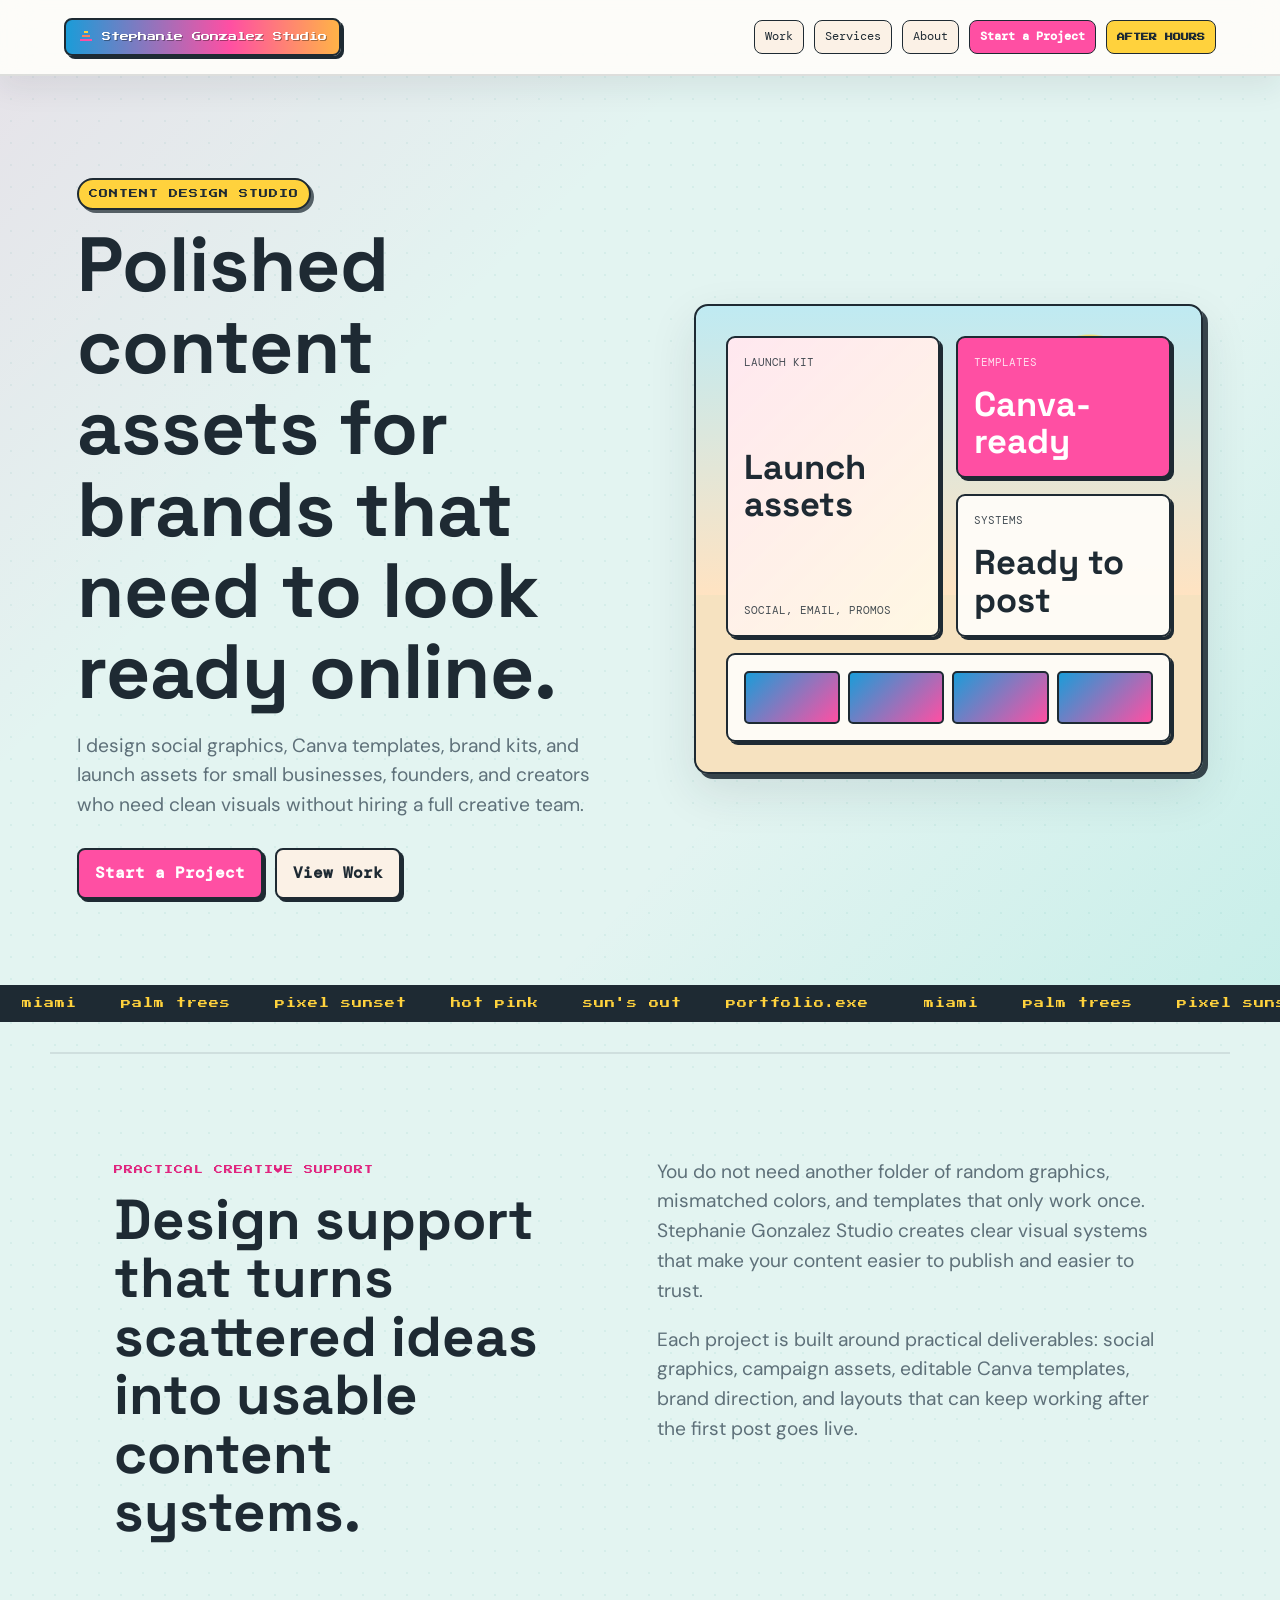
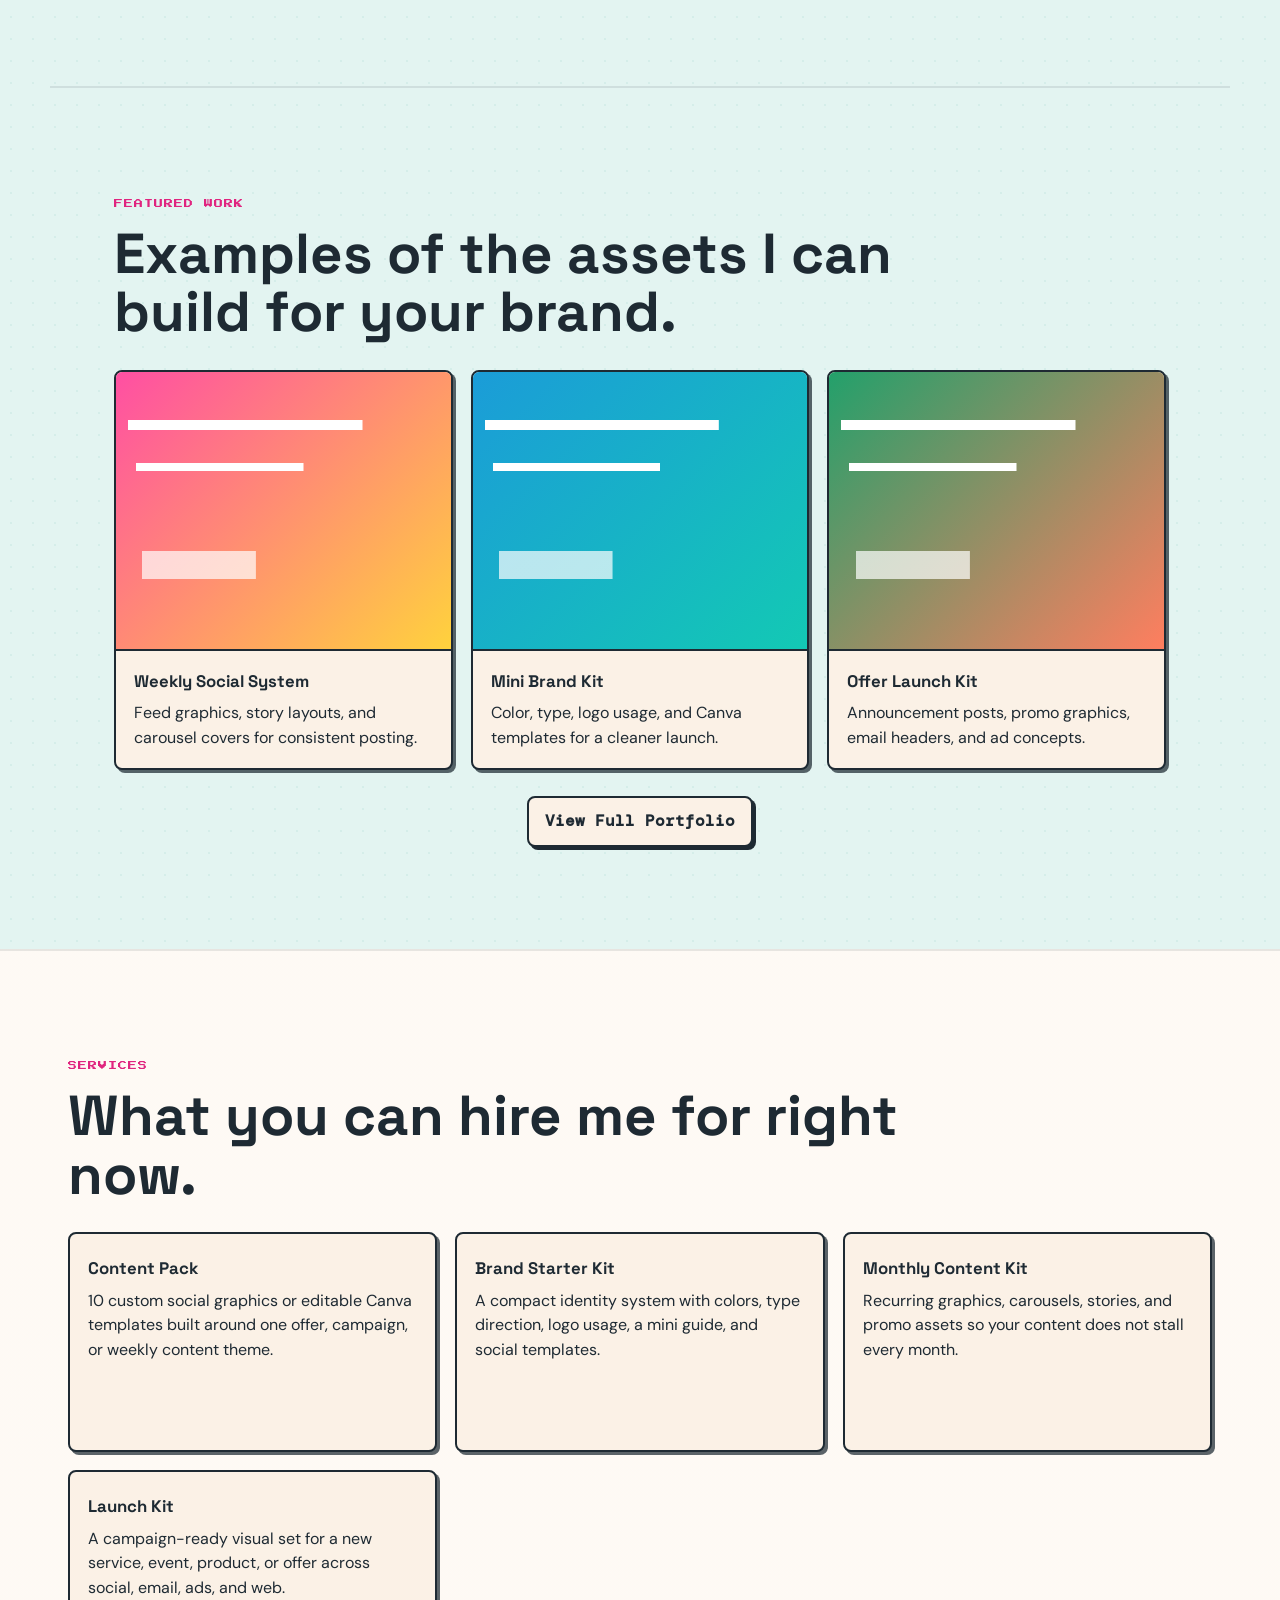
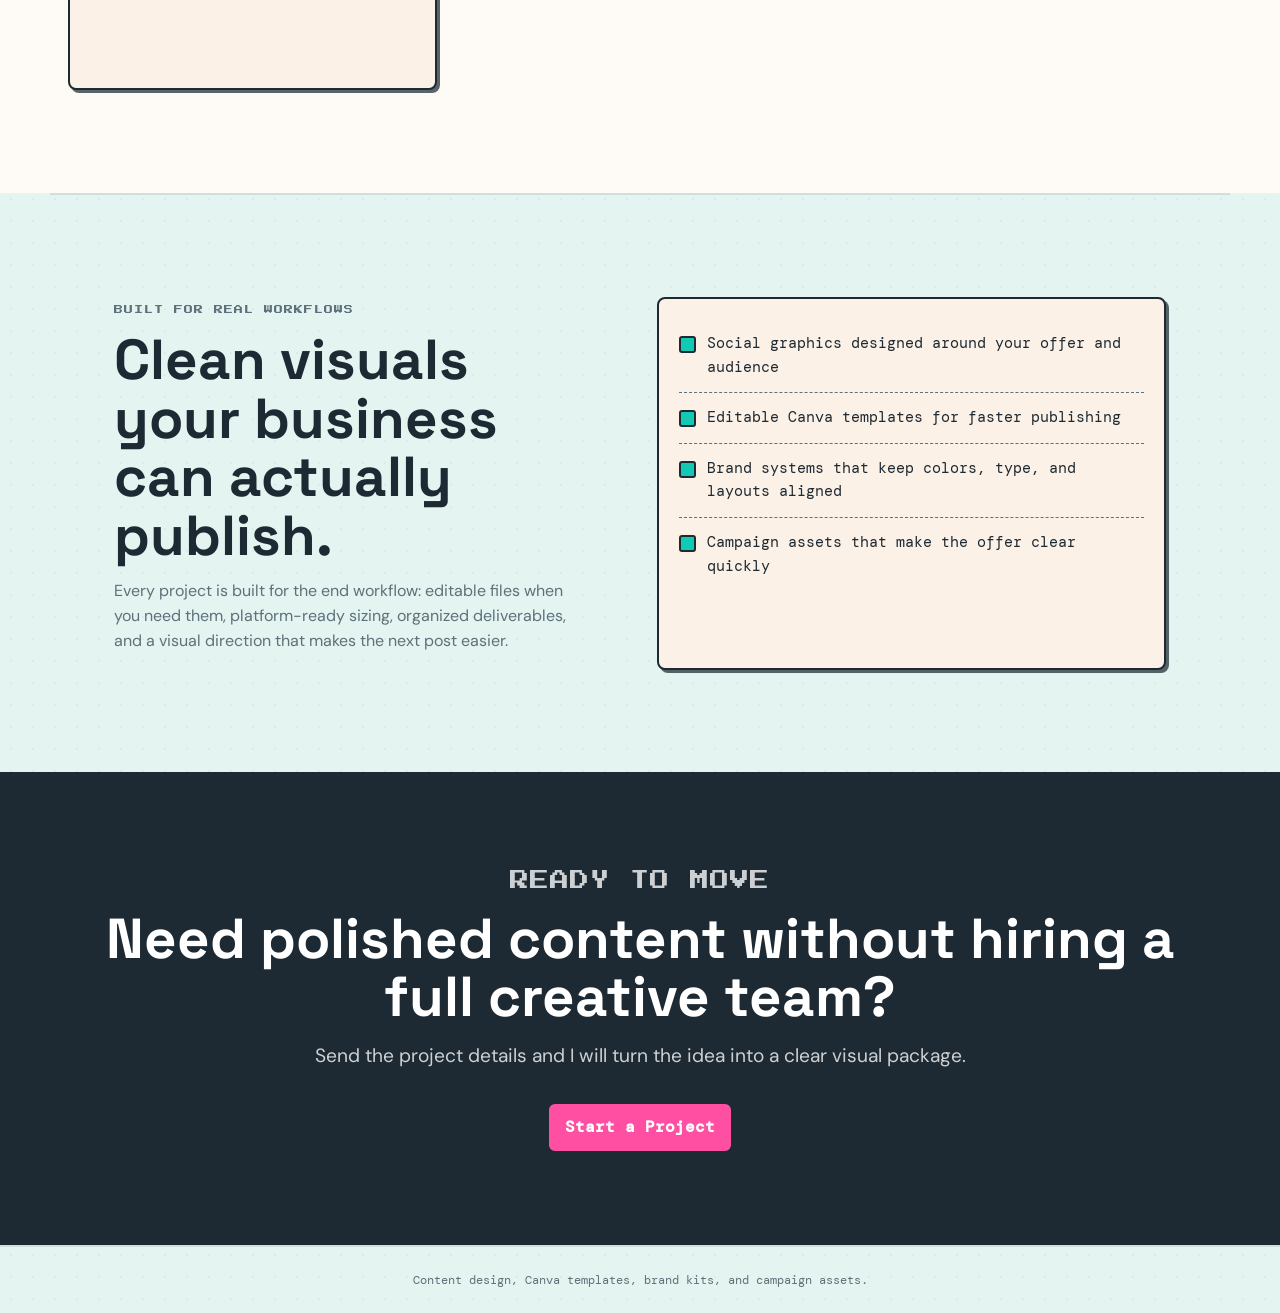
<file: index.html>
<!doctype html>
<html lang="en">
  <head>
    <meta charset="utf-8" />
    <meta name="viewport" content="width=device-width, initial-scale=1" />
    <title>Content Design, Canva Templates, and Launch Graphics | Stephanie Gonzalez Studio</title>
    <meta
      name="description"
      content="Polished social media graphics, Canva templates, launch assets, and brand kits for small businesses, founders, and creators."
    />
    <link rel="canonical" href="https://meetcanopy.club/" />
    <meta property="og:type" content="website" />
    <meta property="og:url" content="https://meetcanopy.club/" />
    <meta property="og:title" content="Stephanie Gonzalez Studio" />
    <meta property="og:description" content="Polished content assets for brands that need to look ready online." />
    <meta property="og:image" content="https://meetcanopy.club/assets/social-preview.png" />
    <meta property="og:image:width" content="1200" />
    <meta property="og:image:height" content="630" />
    <meta name="twitter:card" content="summary_large_image" />
    <meta name="twitter:title" content="Stephanie Gonzalez Studio" />
    <meta name="twitter:description" content="Polished content assets for brands that need to look ready online." />
    <meta name="twitter:image" content="https://meetcanopy.club/assets/social-preview.png" />
    <link rel="icon" href="assets/favicon.svg" type="image/svg+xml" />
    <link rel="alternate icon" href="assets/favicon.png" type="image/png" />
    <link rel="preconnect" href="https://fonts.googleapis.com" />
    <link rel="preconnect" href="https://fonts.gstatic.com" crossorigin />
    <link href="https://fonts.googleapis.com/css2?family=DM+Mono:wght@400;500&family=DM+Sans:wght@400;500;700&family=Pixelify+Sans:wght@400..700&family=Press+Start+2P&family=Space+Grotesk:wght@400;500;600;700&display=swap" rel="stylesheet" />
    <link rel="stylesheet" href="styles.css" />
  </head>
  <body>
    <header class="site-header">
      <a class="brand" href="index.html">Stephanie Gonzalez Studio</a>
      <nav class="nav" aria-label="Primary navigation">
        <a href="work.html">Work</a>
        <a href="services.html">Services</a>
        <a href="about.html">About</a>
        <a class="nav-cta" href="contact.html">Start a Project</a>
        <button class="theme-toggle" type="button" aria-pressed="false">After Hours</button>
      </nav>
    </header>

    <main>
      <section class="hero">
        <div class="hero-copy">
          <p class="eyebrow">Content design studio</p>
          <h1>Polished content assets for brands that need to look ready online.</h1>
          <p class="hero-text">
            I design social graphics, Canva templates, brand kits, and launch
            assets for small businesses, founders, and creators who need clean
            visuals without hiring a full creative team.
          </p>
          <div class="button-row">
            <a class="button button-primary" href="contact.html">Start a Project</a>
            <a class="button button-secondary" href="work.html">View Work</a>
          </div>
        </div>
        <div class="hero-board" aria-label="Sample design system preview">
          <div class="board-card card-large">
            <span>Launch Kit</span>
            <strong>Launch assets</strong>
            <small>Social, email, promos</small>
          </div>
          <div class="board-card card-accent">
            <span>Templates</span>
            <strong>Canva-ready</strong>
          </div>
          <div class="board-card">
            <span>Systems</span>
            <strong>Ready to post</strong>
          </div>
          <div class="board-strip">
            <i></i><i></i><i></i><i></i>
          </div>
        </div>
      </section>

      <div class="marquee" aria-hidden="true">
        <div class="track">
          <span>miami</span><span>palm trees</span><span>pixel sunset</span><span>hot pink</span><span>sun's out</span><span>portfolio.exe</span>
          <span>miami</span><span>palm trees</span><span>pixel sunset</span><span>hot pink</span><span>sun's out</span><span>portfolio.exe</span>
        </div>
      </div>

      <section class="section intro-section">
        <div class="section-heading">
          <p class="eyebrow">Practical creative support</p>
          <h2>Design support that turns scattered ideas into usable content systems.</h2>
        </div>
        <div class="section-copy">
          <p>
            You do not need another folder of random graphics, mismatched colors,
            and templates that only work once. Stephanie Gonzalez Studio creates
            clear visual systems that make your content easier to publish and
            easier to trust.
          </p>
          <p>
            Each project is built around practical deliverables: social graphics,
            campaign assets, editable Canva templates, brand direction, and
            layouts that can keep working after the first post goes live.
          </p>
        </div>
      </section>

      <section class="section">
        <div class="section-heading">
          <p class="eyebrow">Featured work</p>
          <h2>Examples of the assets I can build for your brand.</h2>
        </div>
        <div class="work-grid">
          <a class="work-card" href="work.html#social-system">
            <div class="work-art art-one"></div>
            <h3>Weekly Social System</h3>
            <p>Feed graphics, story layouts, and carousel covers for consistent posting.</p>
          </a>
          <a class="work-card" href="work.html#brand-kit">
            <div class="work-art art-two"></div>
            <h3>Mini Brand Kit</h3>
            <p>Color, type, logo usage, and Canva templates for a cleaner launch.</p>
          </a>
          <a class="work-card" href="work.html#launch-kit">
            <div class="work-art art-three"></div>
            <h3>Offer Launch Kit</h3>
            <p>Announcement posts, promo graphics, email headers, and ad concepts.</p>
          </a>
        </div>
        <div class="centered-action">
          <a class="button button-secondary" href="work.html">View Full Portfolio</a>
        </div>
      </section>

      <section class="section section-muted">
        <div class="section-heading">
          <p class="eyebrow">Services</p>
          <h2>What you can hire me for right now.</h2>
        </div>
        <div class="service-grid">
          <article class="service-card">
            <h3>Content Pack</h3>
            <p>10 custom social graphics or editable Canva templates built around one offer, campaign, or weekly content theme.</p>
          </article>
          <article class="service-card">
            <h3>Brand Starter Kit</h3>
            <p>A compact identity system with colors, type direction, logo usage, a mini guide, and social templates.</p>
          </article>
          <article class="service-card">
            <h3>Monthly Content Kit</h3>
            <p>Recurring graphics, carousels, stories, and promo assets so your content does not stall every month.</p>
          </article>
          <article class="service-card">
            <h3>Launch Kit</h3>
            <p>A campaign-ready visual set for a new service, event, product, or offer across social, email, ads, and web.</p>
          </article>
        </div>
      </section>

      <section class="section proof-section">
        <div class="proof-copy">
          <p class="eyebrow">Built for real workflows</p>
          <h2>Clean visuals your business can actually publish.</h2>
          <p>
            Every project is built for the end workflow: editable files when you
            need them, platform-ready sizing, organized deliverables, and a visual
            direction that makes the next post easier.
          </p>
        </div>
        <ul class="proof-list">
          <li>Social graphics designed around your offer and audience</li>
          <li>Editable Canva templates for faster publishing</li>
          <li>Brand systems that keep colors, type, and layouts aligned</li>
          <li>Campaign assets that make the offer clear quickly</li>
        </ul>
      </section>

      <section class="final-cta">
        <p class="eyebrow">Ready to move</p>
        <h2>Need polished content without hiring a full creative team?</h2>
        <p>Send the project details and I will turn the idea into a clear visual package.</p>
        <a class="button button-primary" href="contact.html">Start a Project</a>
      </section>
    </main>

    <footer class="site-footer">
      <p>Content design, Canva templates, brand kits, and campaign assets.</p>
      <nav aria-label="Footer navigation">
        <a href="work.html">Work</a>
        <a href="services.html">Services</a>
        <a href="about.html">About</a>
        <a href="contact.html">Contact</a>
      </nav>
    </footer>
  <script src="script.js"></script>
  </body>
</html>
</file>
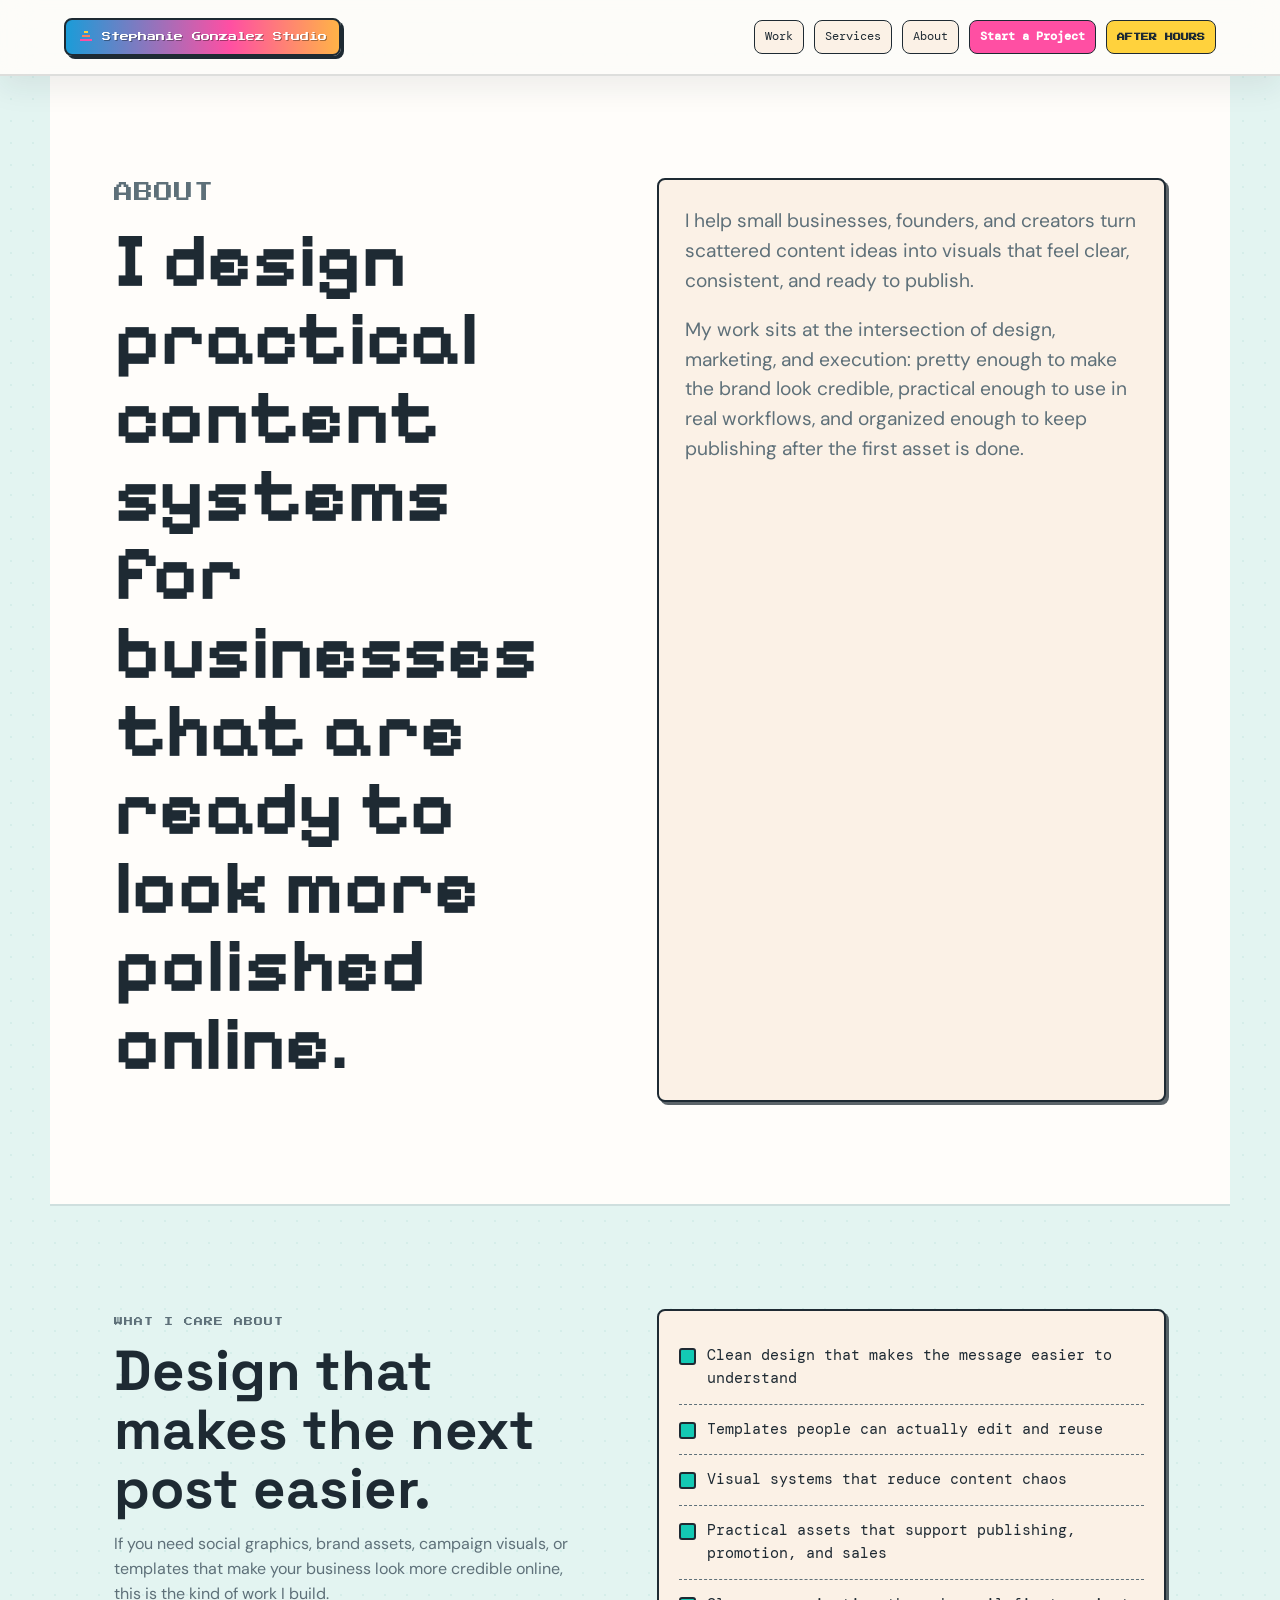
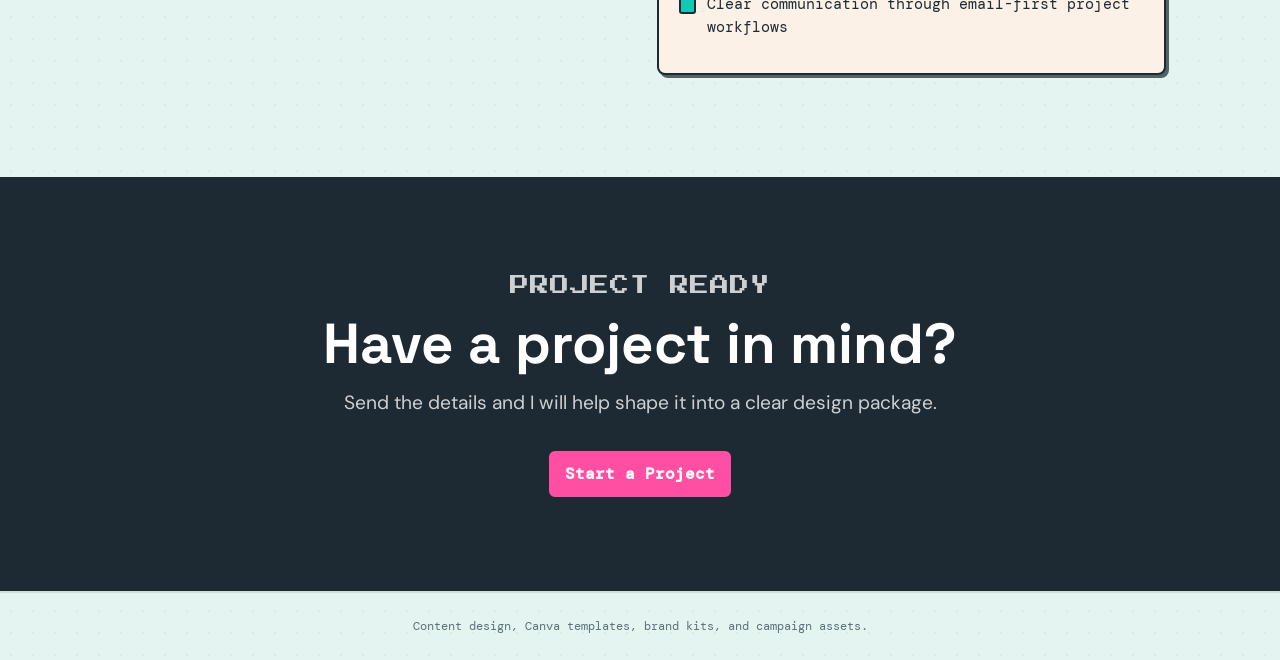
<file: about.html>
<!doctype html>
<html lang="en">
  <head>
    <meta charset="utf-8" />
    <meta name="viewport" content="width=device-width, initial-scale=1" />
    <title>About | Stephanie Gonzalez Studio</title>
    <meta
      name="description"
      content="Practical content design, Canva templates, brand kits, and campaign assets for small businesses that need polished visuals online."
    />
    <link rel="canonical" href="https://meetcanopy.club/about.html" />
    <meta property="og:type" content="website" />
    <meta property="og:url" content="https://meetcanopy.club/about.html" />
    <meta property="og:title" content="About | Stephanie Gonzalez Studio" />
    <meta property="og:description" content="Practical content systems for businesses that are ready to look more polished online." />
    <meta property="og:image" content="https://meetcanopy.club/assets/social-preview.png" />
    <meta property="og:image:width" content="1200" />
    <meta property="og:image:height" content="630" />
    <meta name="twitter:card" content="summary_large_image" />
    <meta name="twitter:title" content="About | Stephanie Gonzalez Studio" />
    <meta name="twitter:description" content="Practical content systems for businesses that are ready to look more polished online." />
    <meta name="twitter:image" content="https://meetcanopy.club/assets/social-preview.png" />
    <link rel="icon" href="assets/favicon.svg" type="image/svg+xml" />
    <link rel="alternate icon" href="assets/favicon.png" type="image/png" />
    <link rel="preconnect" href="https://fonts.googleapis.com" />
    <link rel="preconnect" href="https://fonts.gstatic.com" crossorigin />
    <link href="https://fonts.googleapis.com/css2?family=DM+Mono:wght@400;500&family=DM+Sans:wght@400;500;700&family=Pixelify+Sans:wght@400..700&family=Press+Start+2P&family=Space+Grotesk:wght@400;500;600;700&display=swap" rel="stylesheet" />
    <link rel="stylesheet" href="styles.css" />
  </head>
  <body>
    <header class="site-header">
      <a class="brand" href="index.html">Stephanie Gonzalez Studio</a>
      <nav class="nav" aria-label="Primary navigation">
        <a href="work.html">Work</a>
        <a href="services.html">Services</a>
        <a href="about.html">About</a>
        <a class="nav-cta" href="contact.html">Start a Project</a>
        <button class="theme-toggle" type="button" aria-pressed="false">After Hours</button>
      </nav>
    </header>

    <main>
      <section class="page-hero split">
        <div>
          <p class="eyebrow">About</p>
          <h1>I design practical content systems for businesses that are ready to look more polished online.</h1>
        </div>
        <div class="about-panel">
          <p>
            I help small businesses, founders, and creators turn scattered
            content ideas into visuals that feel clear, consistent, and ready
            to publish.
          </p>
          <p>
            My work sits at the intersection of design, marketing, and execution:
            pretty enough to make the brand look credible, practical enough to
            use in real workflows, and organized enough to keep publishing after
            the first asset is done.
          </p>
        </div>
      </section>

      <section class="section proof-section">
        <div class="proof-copy">
          <p class="eyebrow">What I care about</p>
          <h2>Design that makes the next post easier.</h2>
          <p>
            If you need social graphics, brand assets, campaign visuals, or
            templates that make your business look more credible online, this
            is the kind of work I build.
          </p>
        </div>
        <ul class="proof-list">
          <li>Clean design that makes the message easier to understand</li>
          <li>Templates people can actually edit and reuse</li>
          <li>Visual systems that reduce content chaos</li>
          <li>Practical assets that support publishing, promotion, and sales</li>
          <li>Clear communication through email-first project workflows</li>
        </ul>
      </section>

      <section class="final-cta">
        <p class="eyebrow">Project ready</p>
        <h2>Have a project in mind?</h2>
        <p>Send the details and I will help shape it into a clear design package.</p>
        <a class="button button-primary" href="contact.html">Start a Project</a>
      </section>
    </main>

    <footer class="site-footer">
      <p>Content design, Canva templates, brand kits, and campaign assets.</p>
      <nav aria-label="Footer navigation">
        <a href="work.html">Work</a>
        <a href="services.html">Services</a>
        <a href="about.html">About</a>
        <a href="contact.html">Contact</a>
      </nav>
    </footer>
  <script src="script.js"></script>
  </body>
</html>
</file>
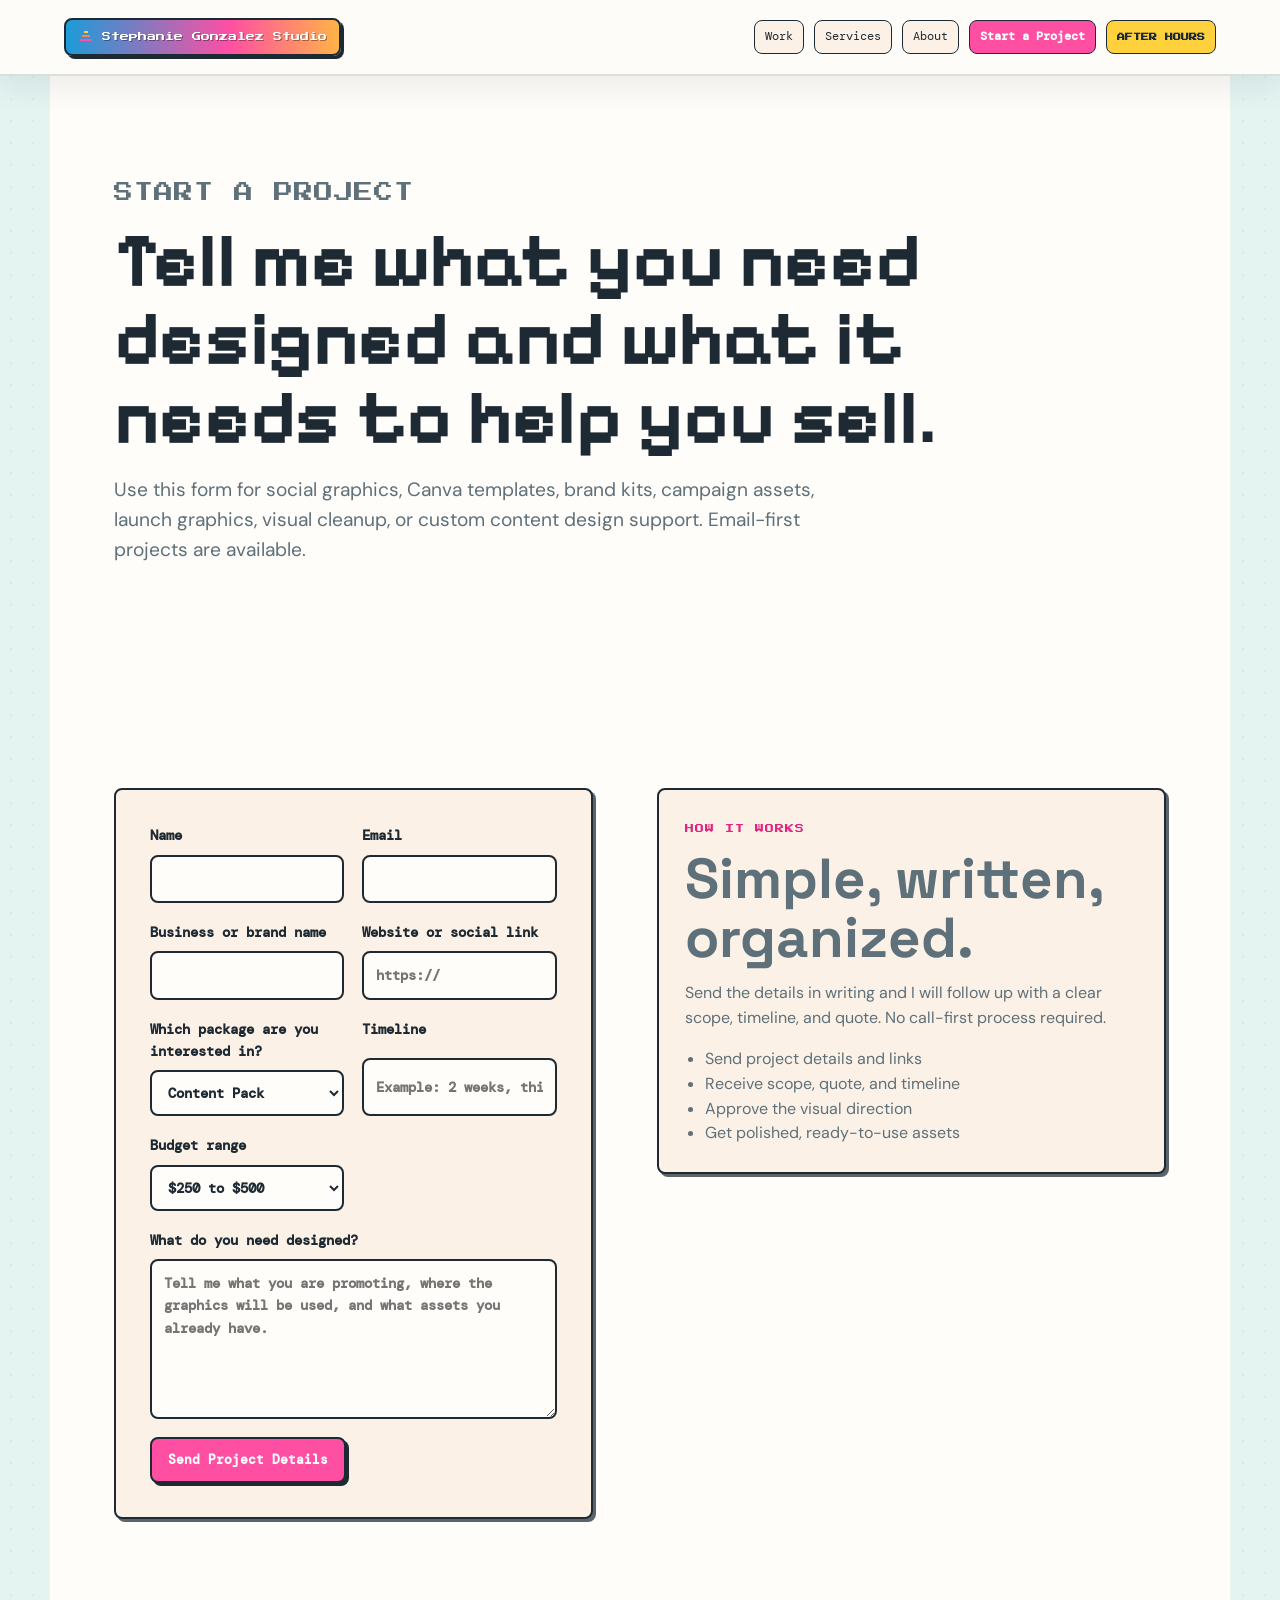
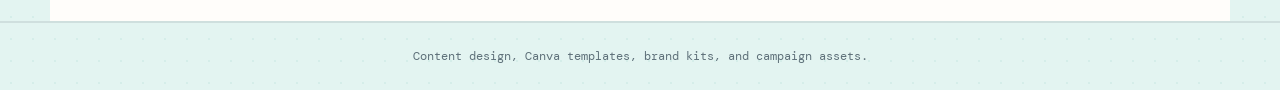
<file: contact.html>
<!doctype html>
<html lang="en">
  <head>
    <meta charset="utf-8" />
    <meta name="viewport" content="width=device-width, initial-scale=1" />
    <title>Start a Project | Stephanie Gonzalez Studio</title>
    <meta
      name="description"
      content="Send project details for social graphics, Canva templates, mini brand kits, launch campaigns, and content design support."
    />
    <link rel="canonical" href="https://meetcanopy.club/contact.html" />
    <meta property="og:type" content="website" />
    <meta property="og:url" content="https://meetcanopy.club/contact.html" />
    <meta property="og:title" content="Start a Project | Stephanie Gonzalez Studio" />
    <meta property="og:description" content="Send project details for social graphics, Canva templates, brand kits, and launch assets." />
    <meta property="og:image" content="https://meetcanopy.club/assets/social-preview.png" />
    <meta property="og:image:width" content="1200" />
    <meta property="og:image:height" content="630" />
    <meta name="twitter:card" content="summary_large_image" />
    <meta name="twitter:title" content="Start a Project | Stephanie Gonzalez Studio" />
    <meta name="twitter:description" content="Send project details for social graphics, Canva templates, brand kits, and launch assets." />
    <meta name="twitter:image" content="https://meetcanopy.club/assets/social-preview.png" />
    <link rel="icon" href="assets/favicon.svg" type="image/svg+xml" />
    <link rel="alternate icon" href="assets/favicon.png" type="image/png" />
    <link rel="preconnect" href="https://fonts.googleapis.com" />
    <link rel="preconnect" href="https://fonts.gstatic.com" crossorigin />
    <link href="https://fonts.googleapis.com/css2?family=DM+Mono:wght@400;500&family=DM+Sans:wght@400;500;700&family=Pixelify+Sans:wght@400..700&family=Press+Start+2P&family=Space+Grotesk:wght@400;500;600;700&display=swap" rel="stylesheet" />
    <link rel="stylesheet" href="styles.css" />
  </head>
  <body>
    <header class="site-header">
      <a class="brand" href="index.html">Stephanie Gonzalez Studio</a>
      <nav class="nav" aria-label="Primary navigation">
        <a href="work.html">Work</a>
        <a href="services.html">Services</a>
        <a href="about.html">About</a>
        <a class="nav-cta" href="contact.html">Start a Project</a>
        <button class="theme-toggle" type="button" aria-pressed="false">After Hours</button>
      </nav>
    </header>

    <main>
      <section class="page-hero compact">
        <p class="eyebrow">Start a project</p>
        <h1>Tell me what you need designed and what it needs to help you sell.</h1>
        <p>
          Use this form for social graphics, Canva templates, brand kits,
          campaign assets, launch graphics, visual cleanup, or custom content
          design support. Email-first projects are available.
        </p>
      </section>

      <section class="contact-layout">
        <form class="contact-form" name="project-inquiry" method="POST" netlify data-netlify="true" data-netlify-honeypot="bot-field" action="/thanks.html">
          <input type="hidden" name="form-name" value="project-inquiry" />
          <p class="hidden-field">
            <label>Do not fill this out <input name="bot-field" /></label>
          </p>
          <label>
            Name
            <input name="name" type="text" autocomplete="name" required />
          </label>
          <label>
            Email
            <input name="email" type="email" autocomplete="email" required />
          </label>
          <label>
            Business or brand name
            <input name="business" type="text" />
          </label>
          <label>
            Website or social link
            <input name="link" type="url" placeholder="https://" />
          </label>
          <label>
            Which package are you interested in?
            <select name="package">
              <option>Content Pack</option>
              <option>Brand Starter Kit</option>
              <option>Monthly Content Kit</option>
              <option>Launch Kit</option>
              <option>Visual cleanup</option>
              <option>Custom project</option>
            </select>
          </label>
          <label>
            Timeline
            <input name="timeline" type="text" placeholder="Example: 2 weeks, this month, flexible" />
          </label>
          <label>
            Budget range
            <select name="budget">
              <option>$250 to $500</option>
              <option>$500 to $1,000</option>
              <option>$1,000 to $2,000</option>
              <option>$2,000+</option>
              <option>Not sure yet</option>
            </select>
          </label>
          <label class="full">
            What do you need designed?
            <textarea name="details" rows="6" placeholder="Tell me what you are promoting, where the graphics will be used, and what assets you already have." required></textarea>
          </label>
          <button class="button button-primary" type="submit">Send Project Details</button>
        </form>
        <aside class="contact-note">
          <p class="eyebrow">How it works</p>
          <h2>Simple, written, organized.</h2>
          <p>
            Send the details in writing and I will follow up with a clear scope,
            timeline, and quote. No call-first process required.
          </p>
          <ul>
            <li>Send project details and links</li>
            <li>Receive scope, quote, and timeline</li>
            <li>Approve the visual direction</li>
            <li>Get polished, ready-to-use assets</li>
          </ul>
        </aside>
      </section>
    </main>

    <footer class="site-footer">
      <p>Content design, Canva templates, brand kits, and campaign assets.</p>
      <nav aria-label="Footer navigation">
        <a href="work.html">Work</a>
        <a href="services.html">Services</a>
        <a href="about.html">About</a>
        <a href="contact.html">Contact</a>
      </nav>
    </footer>
  <script src="script.js"></script>
  </body>
</html>
</file>
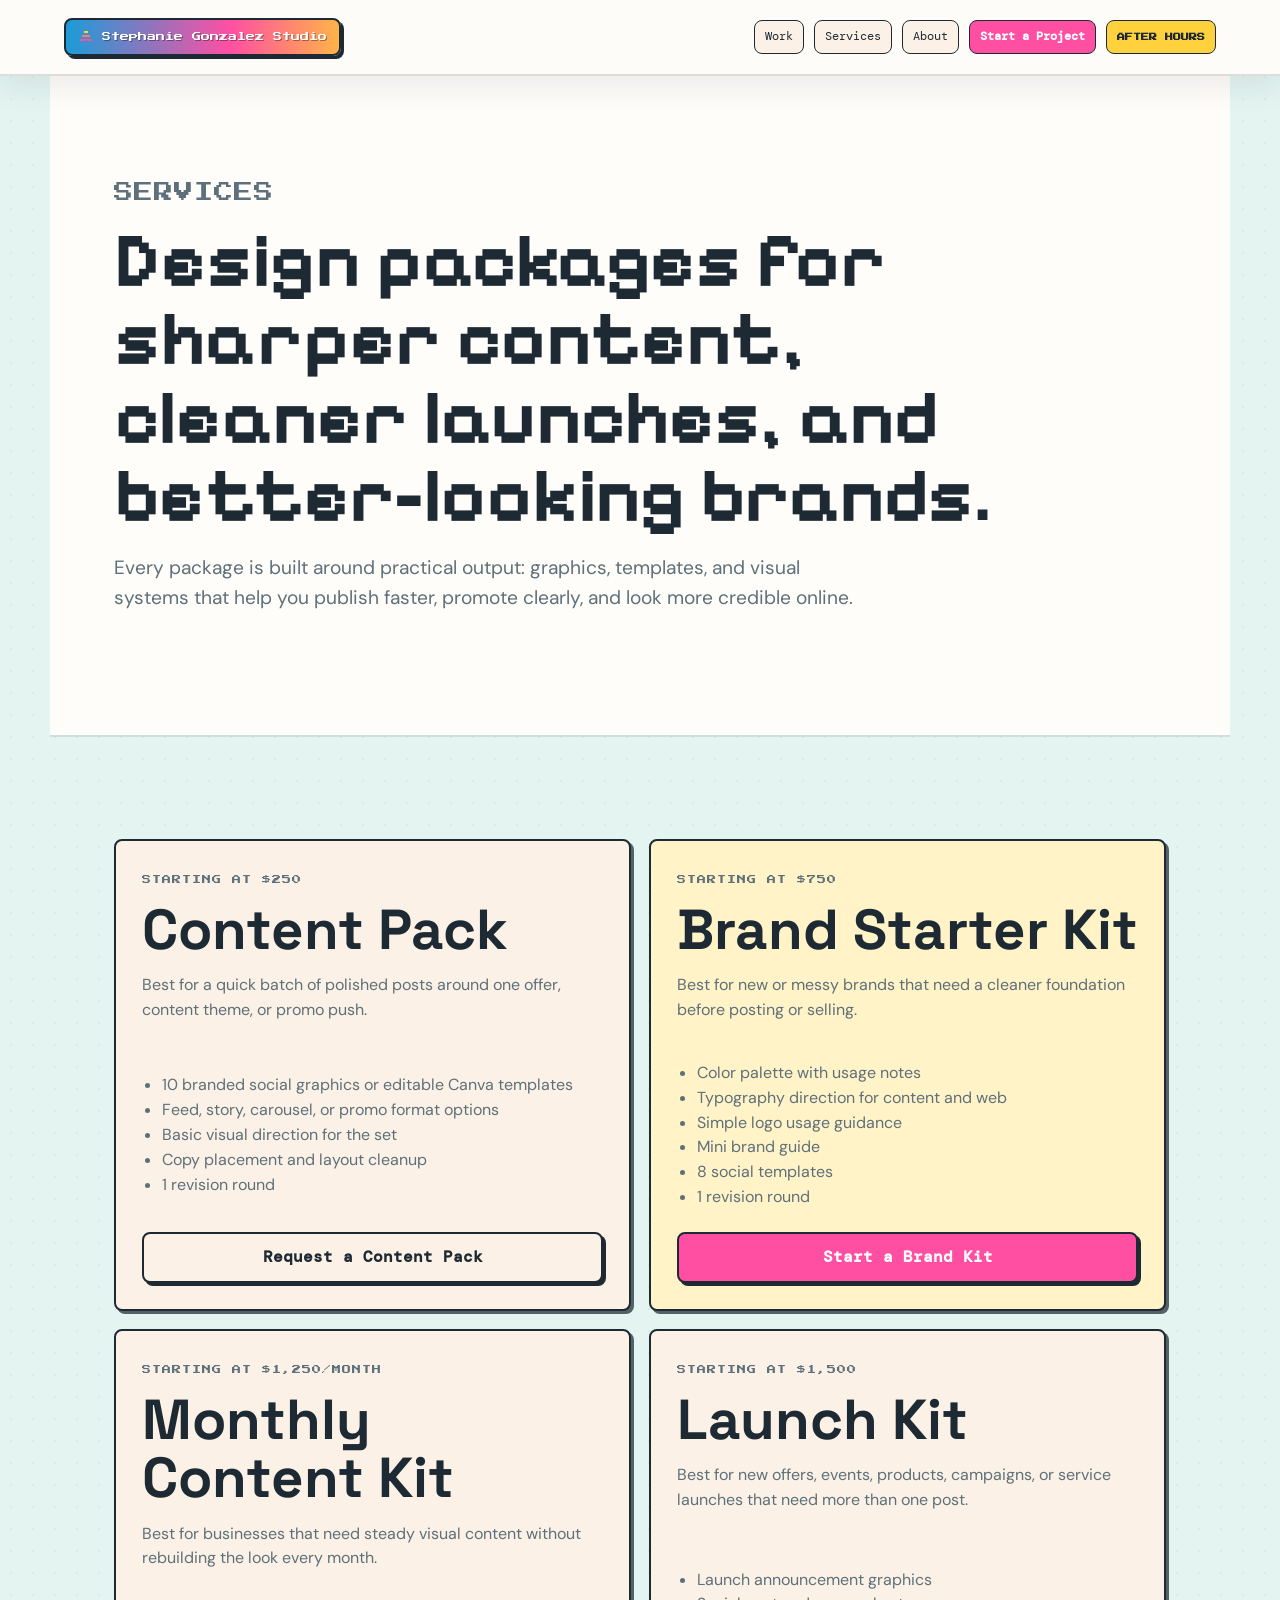
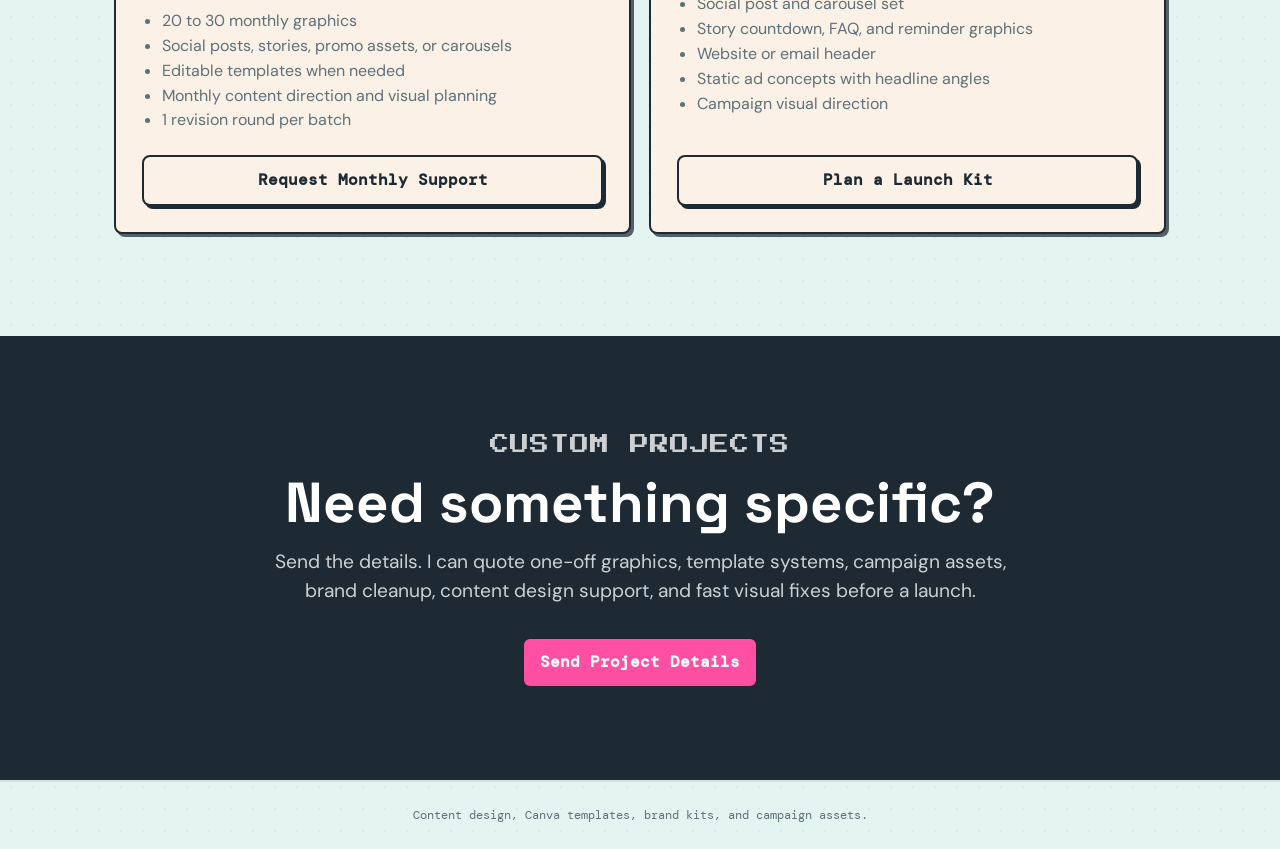
<file: services.html>
<!doctype html>
<html lang="en">
  <head>
    <meta charset="utf-8" />
    <meta name="viewport" content="width=device-width, initial-scale=1" />
    <title>Services | Content Packs, Brand Kits, and Launch Graphics</title>
    <meta
      name="description"
      content="Hire Stephanie Gonzalez Studio for social media graphics, editable Canva templates, mini brand kits, launch assets, and monthly content support."
    />
    <link rel="canonical" href="https://meetcanopy.club/services.html" />
    <meta property="og:type" content="website" />
    <meta property="og:url" content="https://meetcanopy.club/services.html" />
    <meta property="og:title" content="Services | Stephanie Gonzalez Studio" />
    <meta property="og:description" content="Design packages for sharper content, cleaner launches, and better-looking brands." />
    <meta property="og:image" content="https://meetcanopy.club/assets/social-preview.png" />
    <meta property="og:image:width" content="1200" />
    <meta property="og:image:height" content="630" />
    <meta name="twitter:card" content="summary_large_image" />
    <meta name="twitter:title" content="Services | Stephanie Gonzalez Studio" />
    <meta name="twitter:description" content="Design packages for sharper content, cleaner launches, and better-looking brands." />
    <meta name="twitter:image" content="https://meetcanopy.club/assets/social-preview.png" />
    <link rel="icon" href="assets/favicon.svg" type="image/svg+xml" />
    <link rel="alternate icon" href="assets/favicon.png" type="image/png" />
    <link rel="preconnect" href="https://fonts.googleapis.com" />
    <link rel="preconnect" href="https://fonts.gstatic.com" crossorigin />
    <link href="https://fonts.googleapis.com/css2?family=DM+Mono:wght@400;500&family=DM+Sans:wght@400;500;700&family=Pixelify+Sans:wght@400..700&family=Press+Start+2P&family=Space+Grotesk:wght@400;500;600;700&display=swap" rel="stylesheet" />
    <link rel="stylesheet" href="styles.css" />
  </head>
  <body>
    <header class="site-header">
      <a class="brand" href="index.html">Stephanie Gonzalez Studio</a>
      <nav class="nav" aria-label="Primary navigation">
        <a href="work.html">Work</a>
        <a href="services.html">Services</a>
        <a href="about.html">About</a>
        <a class="nav-cta" href="contact.html">Start a Project</a>
        <button class="theme-toggle" type="button" aria-pressed="false">After Hours</button>
      </nav>
    </header>

    <main>
      <section class="page-hero compact">
        <p class="eyebrow">Services</p>
        <h1>Design packages for sharper content, cleaner launches, and better-looking brands.</h1>
        <p>
          Every package is built around practical output: graphics, templates,
          and visual systems that help you publish faster, promote clearly, and
          look more credible online.
        </p>
      </section>

      <section class="section package-section">
        <article class="package-card">
          <div>
            <p class="eyebrow">Starting at $250</p>
            <h2>Content Pack</h2>
            <p>Best for a quick batch of polished posts around one offer, content theme, or promo push.</p>
          </div>
          <ul>
            <li>10 branded social graphics or editable Canva templates</li>
            <li>Feed, story, carousel, or promo format options</li>
            <li>Basic visual direction for the set</li>
            <li>Copy placement and layout cleanup</li>
            <li>1 revision round</li>
          </ul>
          <a class="button button-secondary" href="contact.html">Request a Content Pack</a>
        </article>

        <article class="package-card featured">
          <div>
            <p class="eyebrow">Starting at $750</p>
            <h2>Brand Starter Kit</h2>
            <p>Best for new or messy brands that need a cleaner foundation before posting or selling.</p>
          </div>
          <ul>
            <li>Color palette with usage notes</li>
            <li>Typography direction for content and web</li>
            <li>Simple logo usage guidance</li>
            <li>Mini brand guide</li>
            <li>8 social templates</li>
            <li>1 revision round</li>
          </ul>
          <a class="button button-primary" href="contact.html">Start a Brand Kit</a>
        </article>

        <article class="package-card">
          <div>
            <p class="eyebrow">Starting at $1,250/month</p>
            <h2>Monthly Content Kit</h2>
            <p>Best for businesses that need steady visual content without rebuilding the look every month.</p>
          </div>
          <ul>
            <li>20 to 30 monthly graphics</li>
            <li>Social posts, stories, promo assets, or carousels</li>
            <li>Editable templates when needed</li>
            <li>Monthly content direction and visual planning</li>
            <li>1 revision round per batch</li>
          </ul>
          <a class="button button-secondary" href="contact.html">Request Monthly Support</a>
        </article>

        <article class="package-card">
          <div>
            <p class="eyebrow">Starting at $1,500</p>
            <h2>Launch Kit</h2>
            <p>Best for new offers, events, products, campaigns, or service launches that need more than one post.</p>
          </div>
          <ul>
            <li>Launch announcement graphics</li>
            <li>Social post and carousel set</li>
            <li>Story countdown, FAQ, and reminder graphics</li>
            <li>Website or email header</li>
            <li>Static ad concepts with headline angles</li>
            <li>Campaign visual direction</li>
          </ul>
          <a class="button button-secondary" href="contact.html">Plan a Launch Kit</a>
        </article>
      </section>

      <section class="final-cta">
        <p class="eyebrow">Custom projects</p>
        <h2>Need something specific?</h2>
        <p>
          Send the details. I can quote one-off graphics, template systems,
          campaign assets, brand cleanup, content design support, and fast
          visual fixes before a launch.
        </p>
        <a class="button button-primary" href="contact.html">Send Project Details</a>
      </section>
    </main>

    <footer class="site-footer">
      <p>Content design, Canva templates, brand kits, and campaign assets.</p>
      <nav aria-label="Footer navigation">
        <a href="work.html">Work</a>
        <a href="services.html">Services</a>
        <a href="about.html">About</a>
        <a href="contact.html">Contact</a>
      </nav>
    </footer>
  <script src="script.js"></script>
  </body>
</html>
</file>
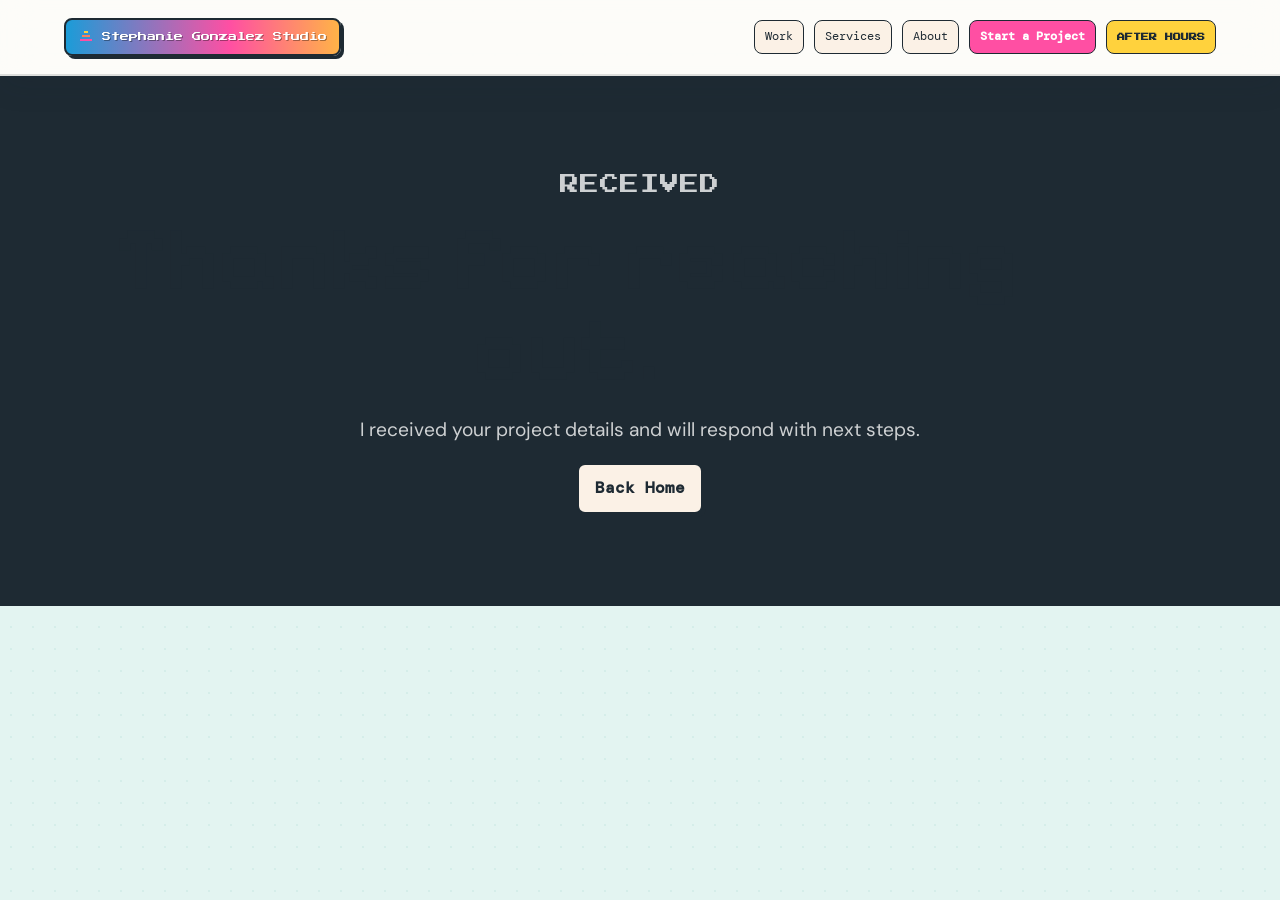
<file: thanks.html>
<!doctype html>
<html lang="en">
  <head>
    <meta charset="utf-8" />
    <meta name="viewport" content="width=device-width, initial-scale=1" />
    <title>Thanks | Stephanie Gonzalez Studio</title>
    <meta name="robots" content="noindex" />
    <link rel="icon" href="assets/favicon.svg" type="image/svg+xml" />
    <link rel="alternate icon" href="assets/favicon.png" type="image/png" />
    <link rel="preconnect" href="https://fonts.googleapis.com" />
    <link rel="preconnect" href="https://fonts.gstatic.com" crossorigin />
    <link href="https://fonts.googleapis.com/css2?family=DM+Mono:wght@400;500&family=DM+Sans:wght@400;500;700&family=Pixelify+Sans:wght@400..700&family=Press+Start+2P&family=Space+Grotesk:wght@400;500;600;700&display=swap" rel="stylesheet" />
    <link rel="stylesheet" href="styles.css" />
  </head>
  <body>
    <header class="site-header">
      <a class="brand" href="index.html">Stephanie Gonzalez Studio</a>
      <nav class="nav" aria-label="Primary navigation">
        <a href="work.html">Work</a>
        <a href="services.html">Services</a>
        <a href="about.html">About</a>
        <a class="nav-cta" href="contact.html">Start a Project</a>
        <button class="theme-toggle" type="button" aria-pressed="false">After Hours</button>
      </nav>
    </header>

    <main>
      <section class="final-cta standalone">
        <p class="eyebrow">Received</p>
        <h1>Thanks for reaching out.</h1>
        <p>I received your project details and will respond with next steps.</p>
        <a class="button button-secondary" href="index.html">Back Home</a>
      </section>
    </main>
  <script src="script.js"></script>
  </body>
</html>
</file>
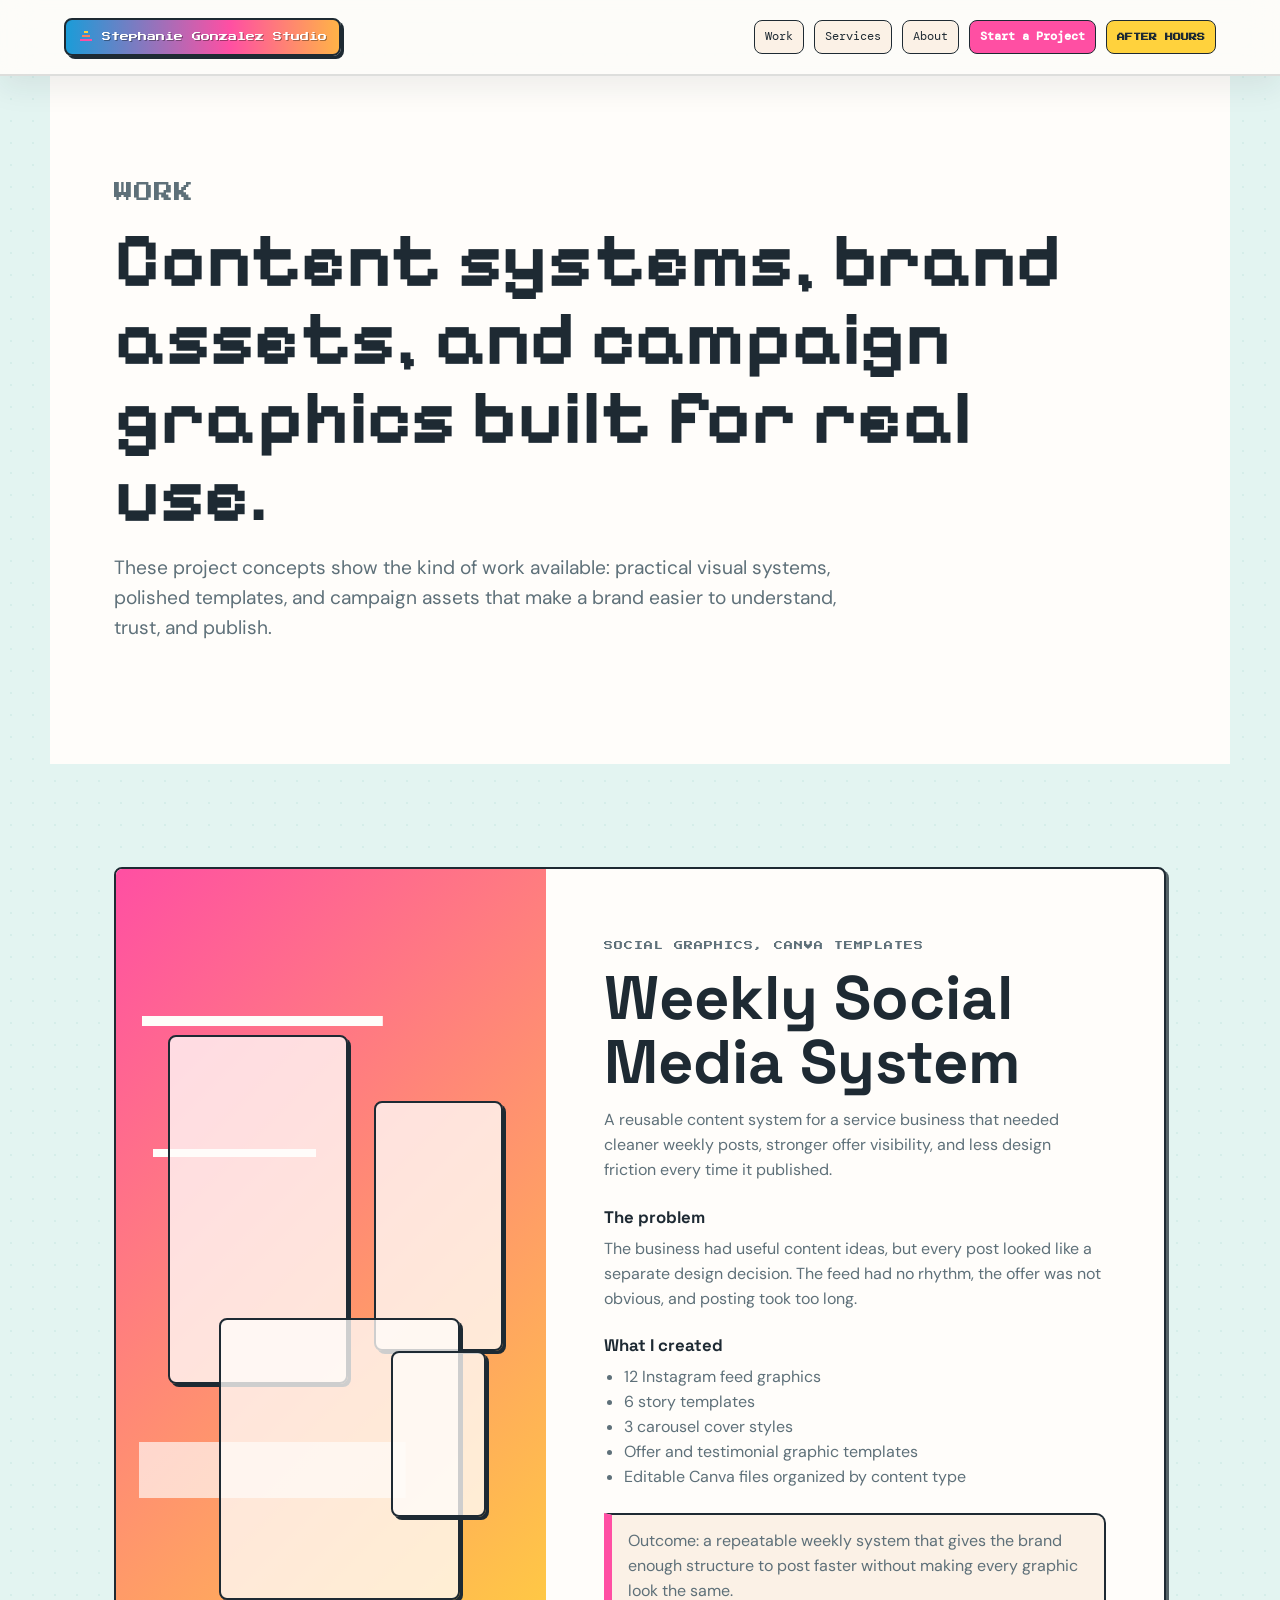
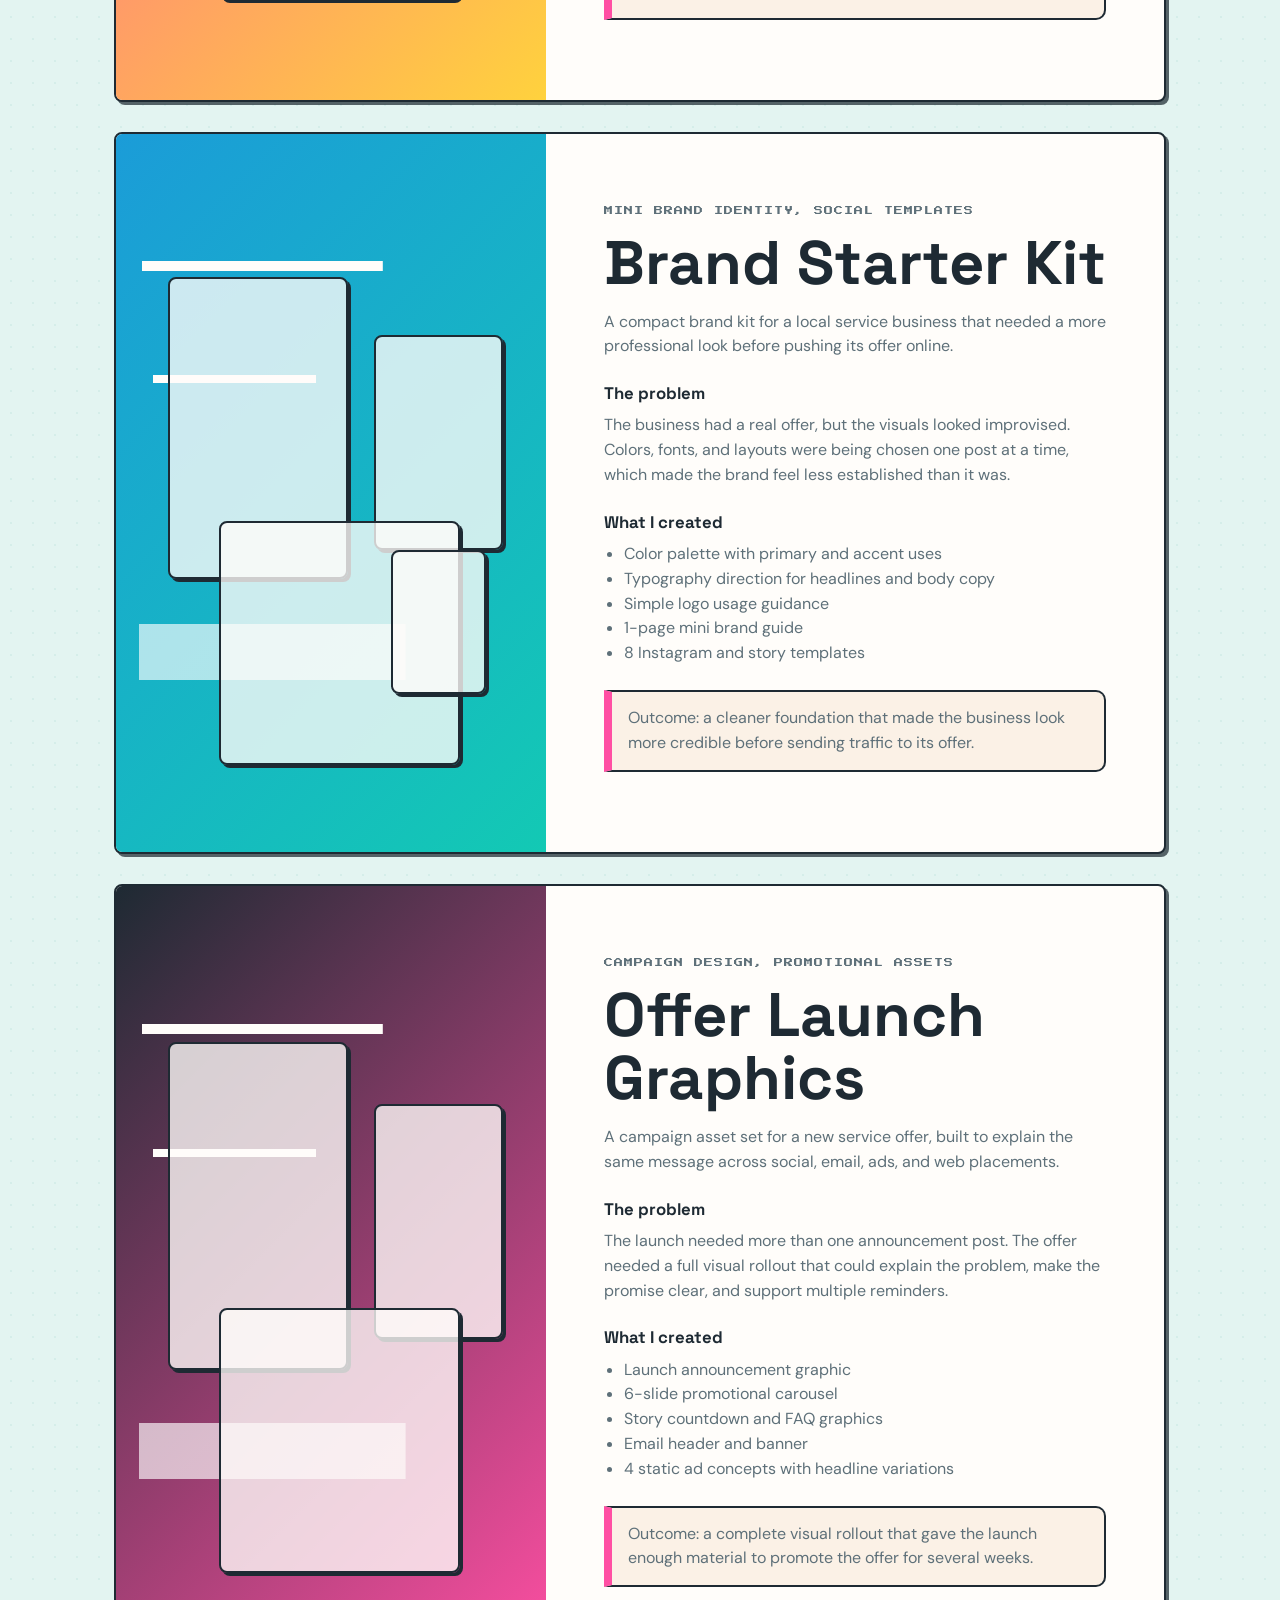
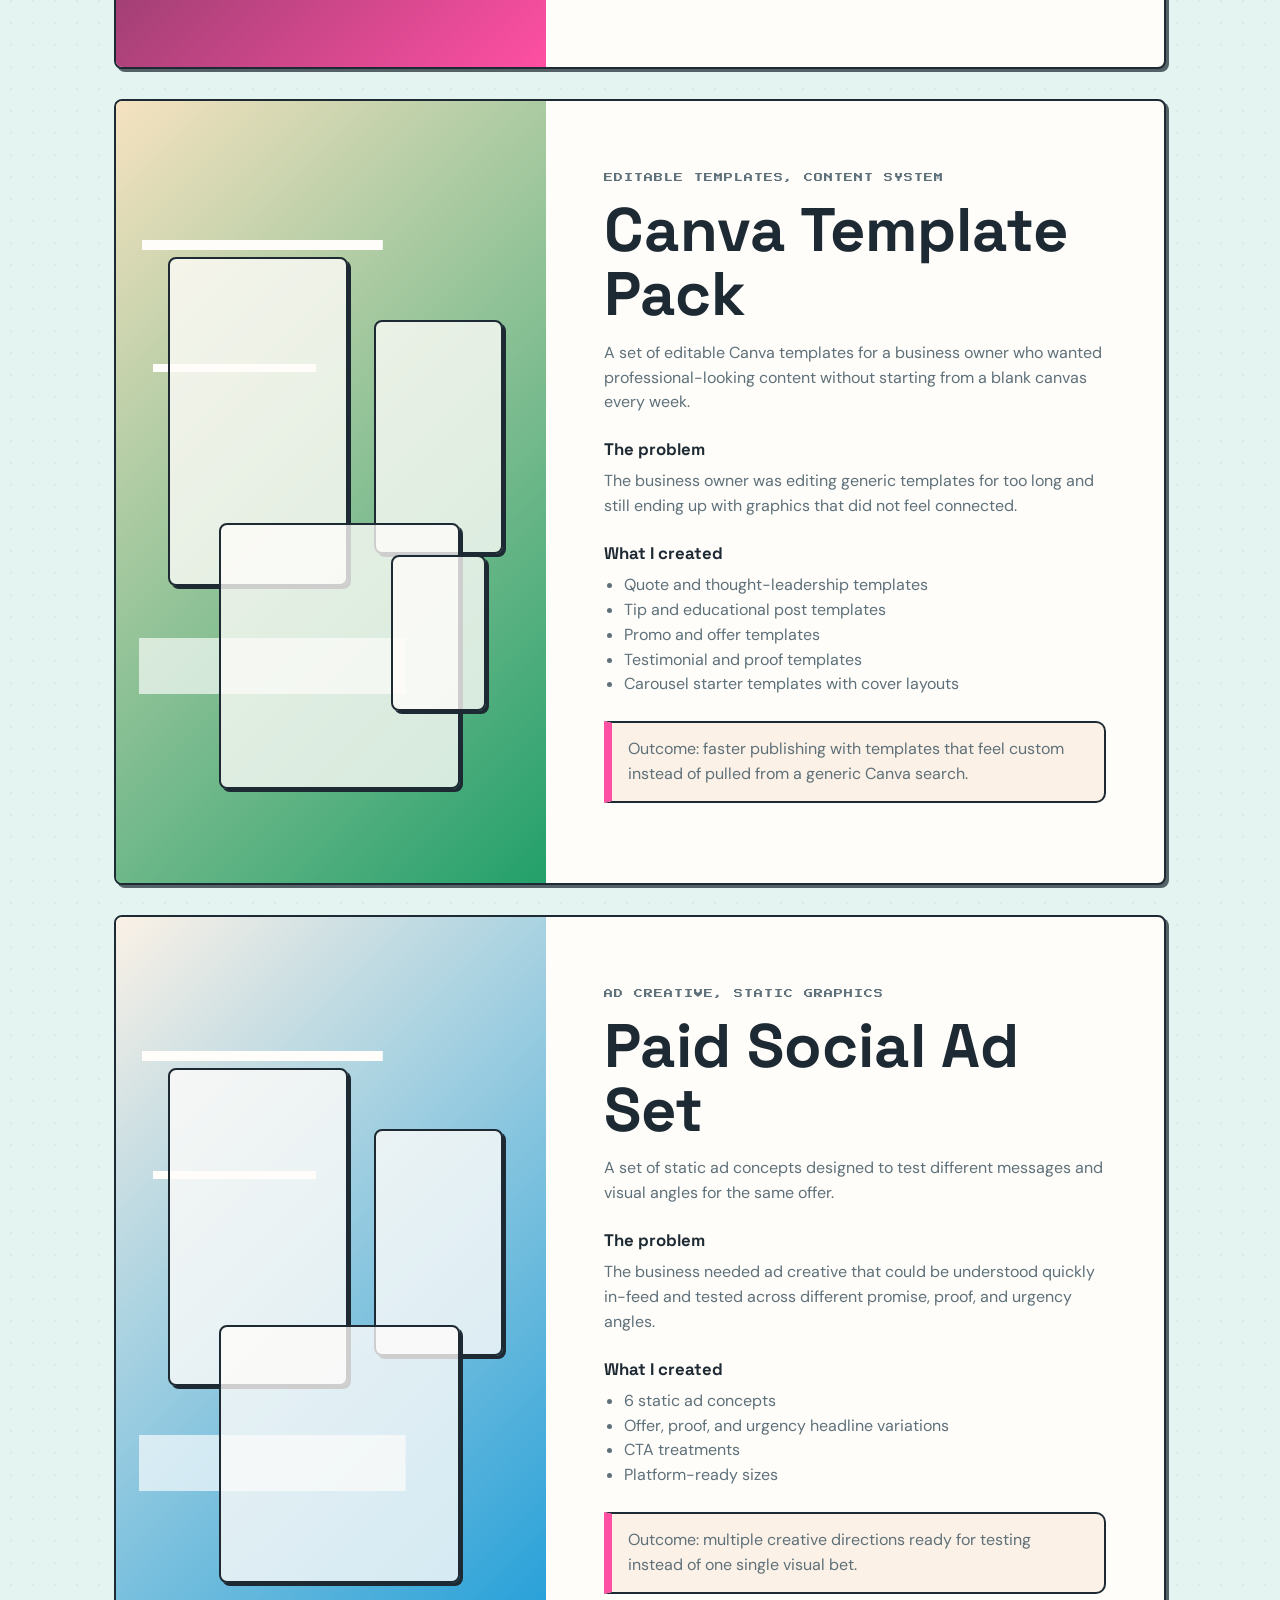
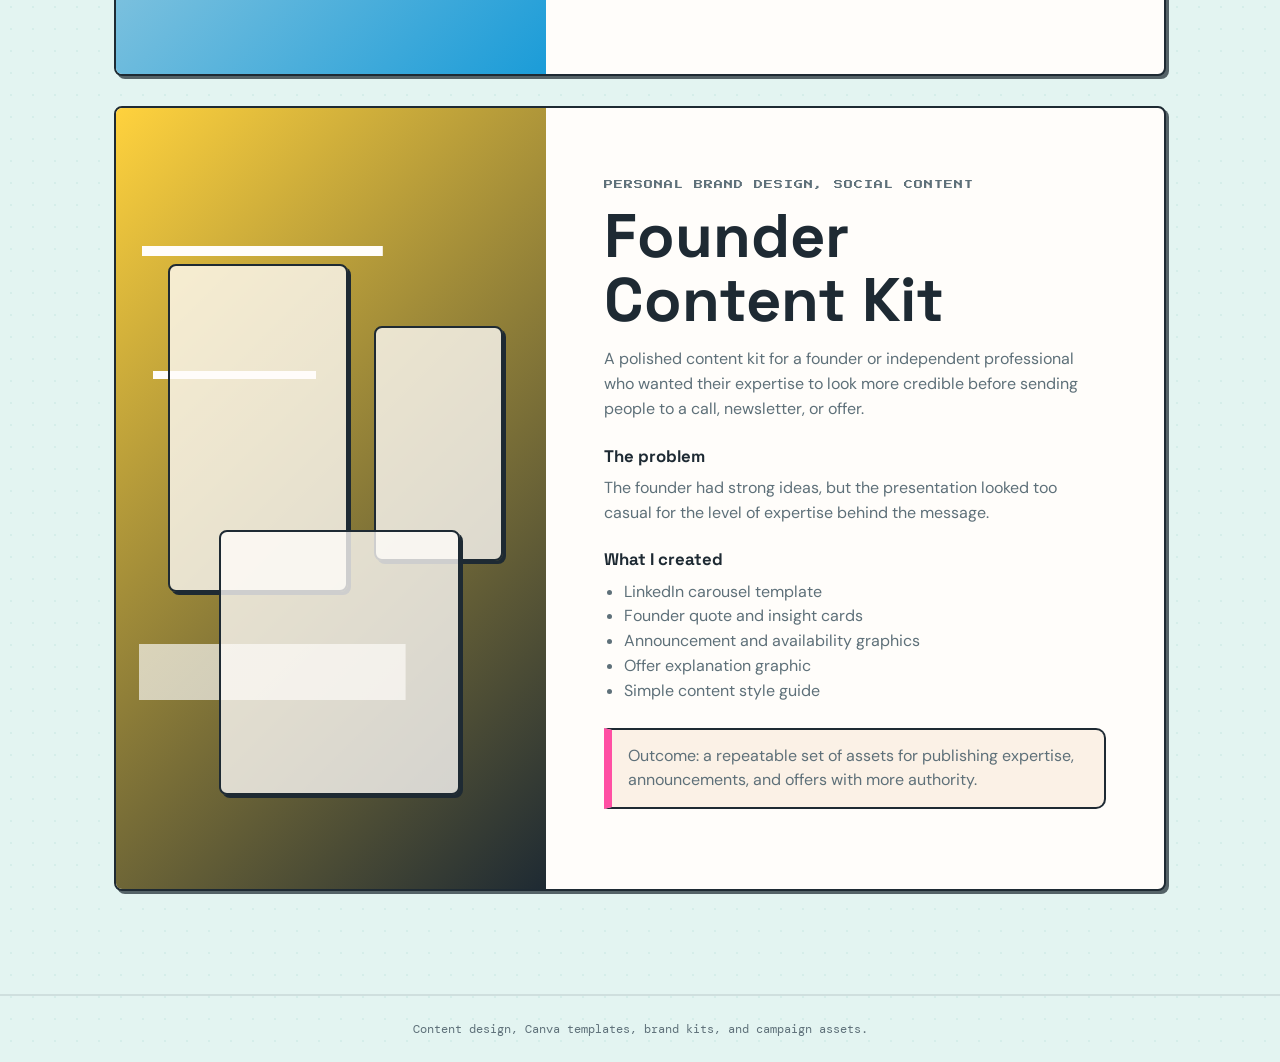
<file: work.html>
<!doctype html>
<html lang="en">
  <head>
    <meta charset="utf-8" />
    <meta name="viewport" content="width=device-width, initial-scale=1" />
    <title>Work | Social Graphics, Brand Kits, and Launch Assets</title>
    <meta
      name="description"
      content="View content systems, social graphics, brand kits, Canva templates, launch campaigns, and paid social assets."
    />
    <link rel="canonical" href="https://meetcanopy.club/work.html" />
    <meta property="og:type" content="website" />
    <meta property="og:url" content="https://meetcanopy.club/work.html" />
    <meta property="og:title" content="Work | Stephanie Gonzalez Studio" />
    <meta property="og:description" content="Content systems, brand assets, and campaign graphics built for real use." />
    <meta property="og:image" content="https://meetcanopy.club/assets/social-preview.png" />
    <meta property="og:image:width" content="1200" />
    <meta property="og:image:height" content="630" />
    <meta name="twitter:card" content="summary_large_image" />
    <meta name="twitter:title" content="Work | Stephanie Gonzalez Studio" />
    <meta name="twitter:description" content="Content systems, brand assets, and campaign graphics built for real use." />
    <meta name="twitter:image" content="https://meetcanopy.club/assets/social-preview.png" />
    <link rel="icon" href="assets/favicon.svg" type="image/svg+xml" />
    <link rel="alternate icon" href="assets/favicon.png" type="image/png" />
    <link rel="preconnect" href="https://fonts.googleapis.com" />
    <link rel="preconnect" href="https://fonts.gstatic.com" crossorigin />
    <link href="https://fonts.googleapis.com/css2?family=DM+Mono:wght@400;500&family=DM+Sans:wght@400;500;700&family=Pixelify+Sans:wght@400..700&family=Press+Start+2P&family=Space+Grotesk:wght@400;500;600;700&display=swap" rel="stylesheet" />
    <link rel="stylesheet" href="styles.css" />
  </head>
  <body>
    <header class="site-header">
      <a class="brand" href="index.html">Stephanie Gonzalez Studio</a>
      <nav class="nav" aria-label="Primary navigation">
        <a href="work.html">Work</a>
        <a href="services.html">Services</a>
        <a href="about.html">About</a>
        <a class="nav-cta" href="contact.html">Start a Project</a>
        <button class="theme-toggle" type="button" aria-pressed="false">After Hours</button>
      </nav>
    </header>

    <main>
      <section class="page-hero compact">
        <p class="eyebrow">Work</p>
        <h1>Content systems, brand assets, and campaign graphics built for real use.</h1>
        <p>
          These project concepts show the kind of work available: practical
          visual systems, polished templates, and campaign assets that make a
          brand easier to understand, trust, and publish.
        </p>
      </section>

      <section class="case-list">
        <article class="case-study" id="social-system">
          <div class="case-visual visual-social" aria-hidden="true">
            <span></span><span></span><span></span><span></span>
          </div>
          <div class="case-copy">
            <p class="eyebrow">Social graphics, Canva templates</p>
            <h2>Weekly Social Media System</h2>
            <p>
              A reusable content system for a service business that needed
              cleaner weekly posts, stronger offer visibility, and less design
              friction every time it published.
            </p>
            <h3>The problem</h3>
            <p>
              The business had useful content ideas, but every post looked like
              a separate design decision. The feed had no rhythm, the offer was
              not obvious, and posting took too long.
            </p>
            <h3>What I created</h3>
            <ul>
              <li>12 Instagram feed graphics</li>
              <li>6 story templates</li>
              <li>3 carousel cover styles</li>
              <li>Offer and testimonial graphic templates</li>
              <li>Editable Canva files organized by content type</li>
            </ul>
            <p class="outcome">
              Outcome: a repeatable weekly system that gives the brand enough
              structure to post faster without making every graphic look the same.
            </p>
          </div>
        </article>

        <article class="case-study" id="brand-kit">
          <div class="case-visual visual-brand" aria-hidden="true">
            <span></span><span></span><span></span><span></span>
          </div>
          <div class="case-copy">
            <p class="eyebrow">Mini brand identity, social templates</p>
            <h2>Brand Starter Kit</h2>
            <p>
              A compact brand kit for a local service business that needed a
              more professional look before pushing its offer online.
            </p>
            <h3>The problem</h3>
            <p>
              The business had a real offer, but the visuals looked improvised.
              Colors, fonts, and layouts were being chosen one post at a time,
              which made the brand feel less established than it was.
            </p>
            <h3>What I created</h3>
            <ul>
              <li>Color palette with primary and accent uses</li>
              <li>Typography direction for headlines and body copy</li>
              <li>Simple logo usage guidance</li>
              <li>1-page mini brand guide</li>
              <li>8 Instagram and story templates</li>
            </ul>
            <p class="outcome">
              Outcome: a cleaner foundation that made the business look more
              credible before sending traffic to its offer.
            </p>
          </div>
        </article>

        <article class="case-study" id="launch-kit">
          <div class="case-visual visual-launch" aria-hidden="true">
            <span></span><span></span><span></span>
          </div>
          <div class="case-copy">
            <p class="eyebrow">Campaign design, promotional assets</p>
            <h2>Offer Launch Graphics</h2>
            <p>
              A campaign asset set for a new service offer, built to explain the
              same message across social, email, ads, and web placements.
            </p>
            <h3>The problem</h3>
            <p>
              The launch needed more than one announcement post. The offer
              needed a full visual rollout that could explain the problem, make
              the promise clear, and support multiple reminders.
            </p>
            <h3>What I created</h3>
            <ul>
              <li>Launch announcement graphic</li>
              <li>6-slide promotional carousel</li>
              <li>Story countdown and FAQ graphics</li>
              <li>Email header and banner</li>
              <li>4 static ad concepts with headline variations</li>
            </ul>
            <p class="outcome">
              Outcome: a complete visual rollout that gave the launch enough
              material to promote the offer for several weeks.
            </p>
          </div>
        </article>

        <article class="case-study" id="template-pack">
          <div class="case-visual visual-template" aria-hidden="true">
            <span></span><span></span><span></span><span></span>
          </div>
          <div class="case-copy">
            <p class="eyebrow">Editable templates, content system</p>
            <h2>Canva Template Pack</h2>
            <p>
              A set of editable Canva templates for a business owner who wanted
              professional-looking content without starting from a blank canvas
              every week.
            </p>
            <h3>The problem</h3>
            <p>
              The business owner was editing generic templates for too long and
              still ending up with graphics that did not feel connected.
            </p>
            <h3>What I created</h3>
            <ul>
              <li>Quote and thought-leadership templates</li>
              <li>Tip and educational post templates</li>
              <li>Promo and offer templates</li>
              <li>Testimonial and proof templates</li>
              <li>Carousel starter templates with cover layouts</li>
            </ul>
            <p class="outcome">
              Outcome: faster publishing with templates that feel custom instead
              of pulled from a generic Canva search.
            </p>
          </div>
        </article>

        <article class="case-study" id="ad-set">
          <div class="case-visual visual-ad" aria-hidden="true">
            <span></span><span></span><span></span>
          </div>
          <div class="case-copy">
            <p class="eyebrow">Ad creative, static graphics</p>
            <h2>Paid Social Ad Set</h2>
            <p>
              A set of static ad concepts designed to test different messages
              and visual angles for the same offer.
            </p>
            <h3>The problem</h3>
            <p>
              The business needed ad creative that could be understood quickly
              in-feed and tested across different promise, proof, and urgency
              angles.
            </p>
            <h3>What I created</h3>
            <ul>
              <li>6 static ad concepts</li>
              <li>Offer, proof, and urgency headline variations</li>
              <li>CTA treatments</li>
              <li>Platform-ready sizes</li>
            </ul>
            <p class="outcome">
              Outcome: multiple creative directions ready for testing instead of
              one single visual bet.
            </p>
          </div>
        </article>

        <article class="case-study" id="founder-kit">
          <div class="case-visual visual-founder" aria-hidden="true">
            <span></span><span></span><span></span>
          </div>
          <div class="case-copy">
            <p class="eyebrow">Personal brand design, social content</p>
            <h2>Founder Content Kit</h2>
            <p>
              A polished content kit for a founder or independent professional
              who wanted their expertise to look more credible before sending
              people to a call, newsletter, or offer.
            </p>
            <h3>The problem</h3>
            <p>
              The founder had strong ideas, but the presentation looked too
              casual for the level of expertise behind the message.
            </p>
            <h3>What I created</h3>
            <ul>
              <li>LinkedIn carousel template</li>
              <li>Founder quote and insight cards</li>
              <li>Announcement and availability graphics</li>
              <li>Offer explanation graphic</li>
              <li>Simple content style guide</li>
            </ul>
            <p class="outcome">
              Outcome: a repeatable set of assets for publishing expertise,
              announcements, and offers with more authority.
            </p>
          </div>
        </article>
      </section>
    </main>

    <footer class="site-footer">
      <p>Content design, Canva templates, brand kits, and campaign assets.</p>
      <nav aria-label="Footer navigation">
        <a href="work.html">Work</a>
        <a href="services.html">Services</a>
        <a href="about.html">About</a>
        <a href="contact.html">Contact</a>
      </nav>
    </footer>
  <script src="script.js"></script>
  </body>
</html>
</file>
<file: styles.css>
:root {
  --wallpaper: #e3f4f1;
  --wallpaper-2: #cde9e4;
  --panel: #fffdfa;
  --panel-2: #fbf1e6;
  --edge: #1e2a33;
  --ink: #1e2a33;
  --ink-soft: #5e7079;
  --pink: #ff4fa3;
  --pink-deep: #e0247f;
  --blue: #1b9cd8;
  --cyan: #13c9b4;
  --lemon: #ffd23d;
  --palm: #23a06b;
  --coral: #ff7e5f;
  --ocean: #5bd0e6;
  --sand: #f6e2c0;
  --titlebar: linear-gradient(90deg, #1b9cd8 0%, #ff4fa3 60%, #ffb347 100%);
  --dot: rgba(205, 233, 228, 0.62);
  --shadow: 5px 5px 0 rgba(30, 42, 51, 0.88);
  --soft-shadow: 0 18px 48px rgba(30, 42, 51, 0.11);
  --radius: 14px;
}

[data-theme="dark"] {
  --wallpaper: #0b1226;
  --wallpaper-2: #141d3c;
  --panel: #13203a;
  --panel-2: #1b2a48;
  --edge: #060a14;
  --ink: #eaf6ff;
  --ink-soft: #9fb6c9;
  --pink: #ff5cb0;
  --pink-deep: #ff8ac9;
  --blue: #49c8ff;
  --cyan: #2bf0d8;
  --lemon: #ffe36b;
  --palm: #2be08c;
  --coral: #ff8a6b;
  --ocean: #176c9e;
  --sand: #2a2440;
  --titlebar: linear-gradient(90deg, #0e4fa8 0%, #7b2bd6 55%, #ff5cb0 100%);
  --dot: rgba(73, 200, 255, 0.14);
  --shadow: 5px 5px 0 #000;
  --soft-shadow: 0 18px 48px rgba(0, 0, 0, 0.24);
}

* {
  box-sizing: border-box;
}

html {
  scroll-behavior: smooth;
}

body {
  background:
    radial-gradient(var(--dot) 1.2px, transparent 1.2px) 0 0 / 22px 22px,
    var(--wallpaper);
  color: var(--ink);
  font-family: "DM Sans", system-ui, sans-serif;
  line-height: 1.55;
  margin: 0;
  padding: 34px 18px 110px;
  transition: background-color 250ms ease, color 250ms ease;
}

a {
  color: inherit;
  text-decoration: none;
}

.site-header {
  align-items: center;
  background: var(--panel);
  border-top: 2.5px solid var(--edge);
  bottom: 0;
  box-shadow: 0 -3px 0 rgba(0, 0, 0, 0.08);
  display: flex;
  gap: 12px;
  justify-content: space-between;
  left: 0;
  min-height: 62px;
  padding: 8px clamp(12px, 4vw, 28px);
  position: fixed;
  right: 0;
  z-index: 50;
}

.brand {
  align-items: center;
  background: var(--titlebar);
  border: 2px solid var(--edge);
  border-radius: 8px;
  color: #fff;
  display: inline-flex;
  font-family: "Press Start 2P", monospace;
  font-size: 9px;
  gap: 8px;
  min-height: 38px;
  padding: 8px 12px;
  text-shadow: 1px 1px 0 rgba(0, 0, 0, 0.35);
}

.brand::before {
  content: "";
  background:
    linear-gradient(var(--lemon) 0 0) 6px 2px / 4px 2px no-repeat,
    linear-gradient(var(--coral) 0 0) 4px 6px / 8px 2px no-repeat,
    linear-gradient(var(--pink) 0 0) 2px 10px / 12px 2px no-repeat;
  display: inline-block;
  height: 16px;
  width: 16px;
}

.nav {
  align-items: center;
  display: flex;
  flex-wrap: wrap;
  gap: 8px;
  justify-content: flex-end;
}

.nav a,
.theme-toggle {
  background: var(--panel-2);
  border: 1.5px solid var(--edge);
  border-radius: 7px;
  color: var(--ink);
  font-family: "DM Mono", monospace;
  font-size: 12px;
  min-height: 34px;
  padding: 6px 10px;
}

.nav .nav-cta,
.theme-toggle {
  background: var(--pink);
  color: #fff;
  cursor: pointer;
  font-weight: 700;
}

.theme-toggle {
  background: var(--lemon);
  color: var(--edge);
  font-family: "Press Start 2P", monospace;
  font-size: 8px;
  text-transform: uppercase;
}

[data-theme="dark"] .theme-toggle {
  background: var(--cyan);
}

.hero,
.section,
.page-hero,
.case-study,
.contact-layout,
.final-cta {
  background: var(--panel);
  border: 2px solid var(--edge);
  border-radius: var(--radius);
  box-shadow: var(--soft-shadow), var(--shadow);
  margin: 0 auto 34px;
  max-width: 1120px;
  overflow: hidden;
  position: relative;
}

.hero::before,
.page-hero::before,
.final-cta::before {
  align-items: center;
  background: var(--titlebar);
  border-bottom: 2px solid var(--edge);
  color: #fff;
  content: "stephanie_gonzalez.exe";
  display: flex;
  font-family: "Press Start 2P", monospace;
  font-size: 9px;
  height: 34px;
  letter-spacing: 0;
  padding-left: 76px;
  position: absolute;
  left: 0;
  right: 0;
  top: 0;
  z-index: 3;
  text-shadow: 1px 1px 0 rgba(0, 0, 0, 0.35);
}

.hero::after,
.page-hero::after,
.final-cta::after {
  background:
    radial-gradient(circle, #ff6b6b 0 48%, transparent 52%) 0 0 / 14px 14px no-repeat,
    radial-gradient(circle, #ffd23d 0 48%, transparent 52%) 21px 0 / 14px 14px no-repeat,
    radial-gradient(circle, #37d67a 0 48%, transparent 52%) 42px 0 / 14px 14px no-repeat;
  content: "";
  height: 14px;
  left: 14px;
  position: absolute;
  top: 10px;
  width: 58px;
  z-index: 4;
}

.section::before,
.section::after,
.case-study::before,
.case-study::after,
.contact-layout::before,
.contact-layout::after {
  content: none;
}

.hero {
  display: grid;
  gap: clamp(28px, 5vw, 60px);
  grid-template-columns: minmax(0, 1fr) minmax(280px, 0.86fr);
  min-height: auto;
}

.hero-copy,
.section > *,
.page-hero > *,
.final-cta > *,
.contact-layout > * {
  position: relative;
  z-index: 1;
}

.hero-copy {
  align-self: center;
  padding: clamp(34px, 6vw, 74px);
  padding-top: clamp(54px, 7vw, 88px);
}

.eyebrow {
  color: var(--pink-deep);
  display: inline-block;
  font-family: "Press Start 2P", monospace;
  font-size: 9px;
  letter-spacing: 1px;
  margin: 0 0 14px;
  text-transform: uppercase;
}

h1,
h2,
h3,
p {
  margin-top: 0;
}

h1 {
  color: var(--ink);
  font-family: "Pixelify Sans", sans-serif;
  font-size: clamp(3rem, 7.2vw, 6.35rem);
  font-weight: 700;
  letter-spacing: 0;
  line-height: 1;
  margin-bottom: 18px;
  max-width: 960px;
}

h2 {
  font-family: "Space Grotesk", sans-serif;
  font-size: clamp(2rem, 4.5vw, 4.2rem);
  font-weight: 700;
  letter-spacing: 0;
  line-height: 1;
  margin-bottom: 14px;
}

h3 {
  font-family: "Space Grotesk", sans-serif;
  font-size: 1.05rem;
  font-weight: 700;
  letter-spacing: 0;
  line-height: 1.2;
  margin-bottom: 10px;
}

p {
  max-width: 68ch;
}

.hero-text,
.page-hero p,
.section-copy,
.proof-copy p,
.final-cta p,
.case-copy p,
.case-copy li,
.package-card p,
.package-card li,
.contact-note,
.about-panel {
  color: var(--ink-soft);
}

.hero-text,
.page-hero p,
.section-copy,
.final-cta p {
  font-size: clamp(1.04rem, 1.5vw, 1.24rem);
}

.button-row {
  display: flex;
  flex-wrap: wrap;
  gap: 12px;
  margin-top: 28px;
}

.button {
  align-items: center;
  border: 2px solid var(--edge);
  border-radius: 8px;
  box-shadow: 3px 3px 0 var(--edge);
  display: inline-flex;
  font-family: "DM Mono", monospace;
  font-weight: 700;
  justify-content: center;
  min-height: 46px;
  padding: 11px 16px;
  transition: transform 120ms ease, box-shadow 120ms ease;
}

.button:hover {
  box-shadow: 1px 1px 0 var(--edge);
  transform: translate(2px, 2px);
}

.button-primary {
  background: var(--pink);
  color: #fff;
}

.button-secondary {
  background: var(--panel-2);
  color: var(--ink);
}

.marquee {
  background: var(--ink);
  border: 2.5px solid var(--edge);
  border-radius: 10px;
  box-shadow: var(--soft-shadow), 4px 4px 0 var(--edge);
  margin: 0 auto 30px;
  max-width: 1120px;
  overflow: hidden;
}

.marquee .track {
  animation: scroll 26s linear infinite;
  display: inline-block;
  font-family: "Press Start 2P", monospace;
  font-size: 10px;
  letter-spacing: 1px;
  padding: 9px 0;
  white-space: nowrap;
}

.marquee span {
  color: var(--lemon);
  padding: 0 22px;
}

@keyframes scroll {
  from {
    transform: translateX(0);
  }

  to {
    transform: translateX(-50%);
  }
}

.hero-board {
  align-self: stretch;
  background:
    linear-gradient(180deg, #bfeaf2 0%, #ffe3c2 58%, var(--sand) 58% 100%);
  border-left: 2px solid var(--edge);
  display: grid;
  gap: 14px;
  grid-template-columns: repeat(2, minmax(0, 1fr));
  min-height: 540px;
  padding: clamp(60px, 8vw, 96px) 22px 22px;
  position: relative;
}

[data-theme="dark"] .hero-board {
  background:
    linear-gradient(180deg, #161b40 0%, #3a1c5a 58%, var(--sand) 58% 100%);
}

.hero-board::before {
  background:
    linear-gradient(var(--lemon) 0 0) 18% 20% / 60px 8px no-repeat,
    linear-gradient(var(--coral) 0 0) 16% 24% / 84px 8px no-repeat,
    linear-gradient(var(--pink) 0 0) 20% 28% / 54px 8px no-repeat,
    linear-gradient(var(--ocean) 0 0) 0 58% / 100% 34px no-repeat,
    linear-gradient(rgba(255, 255, 255, 0.55) 0 0) 0 58% / 100% 4px no-repeat;
  content: "";
  inset: 0;
  position: absolute;
}

.hero-board::after {
  background:
    linear-gradient(var(--palm) 0 0) 21px 18px / 55px 9px no-repeat,
    linear-gradient(var(--palm) 0 0) 7px 28px / 84px 9px no-repeat,
    linear-gradient(var(--palm) 0 0) 0 39px / 43px 9px no-repeat,
    linear-gradient(var(--palm) 0 0) 54px 39px / 52px 9px no-repeat,
    linear-gradient(#9b6a33 0 0) 48px 52px / 11px 122px no-repeat;
  bottom: 18px;
  content: "";
  height: 180px;
  left: 24px;
  position: absolute;
  width: 120px;
}

.board-card,
.board-strip {
  background: rgba(255, 253, 250, 0.88);
  border: 2px solid var(--edge);
  border-radius: 10px;
  box-shadow: 3px 3px 0 var(--edge);
  display: flex;
  flex-direction: column;
  justify-content: space-between;
  min-height: 132px;
  padding: 16px;
  position: relative;
  z-index: 1;
}

[data-theme="dark"] .board-card,
[data-theme="dark"] .board-strip {
  background: rgba(19, 32, 58, 0.9);
}

.card-large {
  grid-row: span 2;
  min-height: 296px;
}

.card-accent {
  background: var(--pink);
  color: #fff;
}

.board-card span,
.board-card small {
  font-family: "Press Start 2P", monospace;
  font-size: 8px;
  opacity: 0.82;
  text-transform: uppercase;
}

.board-card strong {
  font-family: "Pixelify Sans", sans-serif;
  font-size: clamp(1.8rem, 4vw, 3.4rem);
  letter-spacing: 0;
  line-height: 0.92;
}

.board-strip {
  display: grid;
  gap: 8px;
  grid-column: 1 / -1;
  grid-template-columns: repeat(4, 1fr);
  min-height: 86px;
}

.board-strip i {
  background: linear-gradient(135deg, var(--blue), var(--pink));
  border: 2px solid var(--edge);
  border-radius: 5px;
}

.section,
.page-hero,
.contact-layout {
  padding: clamp(46px, 7vw, 88px) clamp(22px, 5vw, 68px) clamp(36px, 5vw, 64px);
}

.intro-section,
.proof-section,
.page-hero.split,
.contact-layout {
  display: grid;
  gap: clamp(24px, 5vw, 66px);
  grid-template-columns: minmax(0, 0.94fr) minmax(300px, 1fr);
}

.section-heading {
  margin-bottom: 28px;
  max-width: 900px;
}

.work-grid,
.service-grid {
  display: grid;
  gap: 18px;
  grid-template-columns: repeat(3, minmax(0, 1fr));
}

.work-card,
.service-card,
.package-card,
.about-panel,
.contact-note,
.contact-form {
  background: var(--panel-2);
  border: 2px solid var(--edge);
  border-radius: 10px;
  box-shadow: 3px 3px 0 var(--edge);
}

.work-card {
  display: flex;
  flex-direction: column;
  min-height: 400px;
  overflow: hidden;
}

.work-card h3,
.work-card p,
.service-card h3,
.service-card p {
  padding-left: 18px;
  padding-right: 18px;
}

.work-card h3 {
  margin-top: 20px;
}

.work-art {
  aspect-ratio: 1.2 / 1;
  border-bottom: 2px solid var(--edge);
  position: relative;
}

.work-art::after {
  background:
    linear-gradient(#fff 0 0) 12% 18% / 70% 10px no-repeat,
    linear-gradient(#fff 0 0) 12% 34% / 50% 8px no-repeat,
    linear-gradient(rgba(255, 255, 255, 0.7) 0 0) 12% 72% / 34% 28px no-repeat;
  content: "";
  inset: 0;
  position: absolute;
}

.art-one {
  background: linear-gradient(135deg, var(--pink), var(--lemon));
}

.art-two {
  background: linear-gradient(135deg, var(--blue), var(--cyan));
}

.art-three {
  background: linear-gradient(135deg, var(--palm), var(--coral));
}

.centered-action {
  margin-top: 26px;
  text-align: center;
}

.service-card {
  min-height: 220px;
  padding: 24px 0;
}

.proof-list {
  background: var(--panel-2);
  border: 2px solid var(--edge);
  border-radius: 10px;
  box-shadow: 3px 3px 0 var(--edge);
  list-style: none;
  margin: 0;
  padding: 20px;
}

.proof-list li {
  border-bottom: 1px dashed var(--ink-soft);
  color: var(--ink);
  font-family: "DM Mono", monospace;
  font-size: 0.95rem;
  padding: 13px 0 13px 28px;
  position: relative;
}

.proof-list li::before {
  background: var(--cyan);
  border: 2px solid var(--edge);
  border-radius: 3px;
  content: "";
  height: 13px;
  left: 0;
  position: absolute;
  top: 17px;
  width: 13px;
}

.proof-list li:last-child {
  border-bottom: 0;
}

.final-cta {
  background: var(--panel);
  color: var(--ink);
  padding: clamp(58px, 8vw, 96px) clamp(22px, 6vw, 76px) clamp(38px, 6vw, 74px);
  text-align: center;
}

.final-cta p {
  margin-left: auto;
  margin-right: auto;
}

.standalone {
  margin-top: 40px;
}

.page-hero.compact h1,
.page-hero.split h1 {
  font-size: clamp(2.7rem, 6vw, 5.5rem);
  line-height: 1.02;
}

.about-panel,
.contact-note {
  padding: 26px;
}

.package-section {
  display: grid;
  gap: 18px;
  grid-template-columns: repeat(2, minmax(0, 1fr));
}

.package-card {
  display: flex;
  flex-direction: column;
  gap: 22px;
  justify-content: space-between;
  min-height: 460px;
  padding: 26px;
}

.package-card.featured {
  background: #fff3c7;
}

[data-theme="dark"] .package-card.featured {
  background: #243057;
}

.package-card ul,
.contact-note ul,
.case-copy ul {
  margin: 0;
  padding-left: 20px;
}

.case-list {
  margin: 0 auto;
  max-width: 1120px;
}

.case-study {
  display: grid;
  gap: 0;
  grid-template-columns: minmax(280px, 0.82fr) minmax(0, 1.18fr);
}

.case-study + .case-study {
  margin-top: 30px;
}

.case-visual {
  min-height: 520px;
  position: relative;
}

.case-visual::before {
  background:
    linear-gradient(var(--panel) 0 0) 14% 18% / 56% 10px no-repeat,
    linear-gradient(var(--panel) 0 0) 14% 34% / 38% 8px no-repeat,
    linear-gradient(rgba(255, 255, 255, 0.65) 0 0) 14% 74% / 62% 56px no-repeat;
  content: "";
  inset: 0;
  position: absolute;
}

.case-visual span {
  background: rgba(255, 253, 250, 0.78);
  border: 2px solid var(--edge);
  border-radius: 8px;
  box-shadow: 3px 3px 0 var(--edge);
  display: block;
  position: absolute;
}

.visual-social {
  background: linear-gradient(135deg, var(--pink), var(--lemon));
}

.visual-brand {
  background: linear-gradient(135deg, var(--blue), var(--cyan));
}

.visual-launch {
  background: linear-gradient(135deg, var(--edge), var(--pink));
}

.visual-template {
  background: linear-gradient(135deg, var(--sand), var(--palm));
}

.visual-ad {
  background: linear-gradient(135deg, var(--panel-2), var(--blue));
}

.visual-founder {
  background: linear-gradient(135deg, var(--lemon), var(--edge));
}

.case-visual span:nth-child(1) {
  height: 42%;
  left: 12%;
  top: 20%;
  width: 42%;
}

.case-visual span:nth-child(2) {
  height: 30%;
  right: 10%;
  top: 28%;
  width: 30%;
}

.case-visual span:nth-child(3) {
  bottom: 12%;
  height: 34%;
  left: 24%;
  width: 56%;
}

.case-visual span:nth-child(4) {
  bottom: 22%;
  height: 20%;
  right: 14%;
  width: 22%;
}

.case-copy {
  padding: clamp(34px, 5vw, 64px) clamp(28px, 5vw, 58px);
}

.case-copy h2 {
  font-size: clamp(2rem, 4.8vw, 4.6rem);
}

.case-copy h3 {
  margin-top: 24px;
}

.outcome {
  background: var(--panel-2);
  border: 2px solid var(--edge);
  border-left: 8px solid var(--pink);
  border-radius: 0 10px 10px 0;
  color: var(--ink);
  margin-top: 24px;
  padding: 14px 16px;
}

.contact-layout {
  align-items: start;
  padding-top: clamp(58px, 8vw, 102px);
}

.contact-form {
  display: grid;
  gap: 18px;
  grid-template-columns: repeat(2, minmax(0, 1fr));
  padding: clamp(22px, 4vw, 34px);
}

label {
  color: var(--ink);
  display: grid;
  font-family: "DM Mono", monospace;
  font-size: 0.9rem;
  font-weight: 700;
  gap: 8px;
}

.full {
  grid-column: 1 / -1;
}

.hidden-field {
  display: none;
}

input,
select,
textarea {
  background: var(--panel);
  border: 2px solid var(--edge);
  border-radius: 8px;
  color: var(--ink);
  font: inherit;
  min-height: 46px;
  padding: 11px 12px;
  width: 100%;
}

textarea {
  resize: vertical;
}

.contact-form button {
  border: 2px solid var(--edge);
  cursor: pointer;
  grid-column: 1 / -1;
  justify-self: start;
}

.site-footer {
  color: var(--ink-soft);
  display: flex;
  gap: 18px;
  justify-content: center;
  margin: 22px auto 0;
  max-width: 1120px;
  padding: 0 0 24px;
  text-align: center;
}

.site-footer p {
  font-family: "DM Mono", monospace;
  font-size: 12px;
  margin: 0;
}

.site-footer nav {
  display: none;
}

:focus-visible {
  outline: 3px solid var(--pink);
  outline-offset: 2px;
}

@media (prefers-reduced-motion: reduce) {
  html {
    scroll-behavior: auto;
  }

  .marquee .track {
    animation: none;
  }

  * {
    transition: none !important;
  }
}

@media (max-width: 940px) {
  .hero,
  .intro-section,
  .proof-section,
  .page-hero.split,
  .contact-layout,
  .case-study {
    grid-template-columns: 1fr;
  }

  .hero-board {
    border-left: 0;
    border-top: 2.5px solid var(--edge);
    min-height: 420px;
  }

  .work-grid,
  .service-grid,
  .package-section {
    grid-template-columns: 1fr;
  }

  .case-visual {
    min-height: 360px;
  }
}

@media (max-width: 720px) {
  body {
    padding-left: 12px;
    padding-right: 12px;
  }

  .site-header {
    align-items: flex-start;
    flex-direction: column;
  }

  .nav {
    justify-content: flex-start;
  }

  .nav a,
  .theme-toggle {
    font-size: 11px;
  }

  h1 {
    font-size: clamp(2.6rem, 18vw, 4.8rem);
  }

  .hero-board {
    grid-template-columns: 1fr;
  }

  .card-large,
  .board-strip {
    grid-column: auto;
    grid-row: auto;
  }

  .board-strip {
    grid-template-columns: repeat(2, 1fr);
  }

  .contact-form {
    grid-template-columns: 1fr;
  }

  .brand {
    max-width: 100%;
  }
}

/* Clean portfolio framing pass: keep the brief's palette, not its cramped app-window layout. */
body {
  padding: 0;
}

.site-header {
  background: rgba(255, 253, 250, 0.9);
  backdrop-filter: blur(16px);
  border-bottom: 2px solid rgba(30, 42, 51, 0.14);
  border-top: 0;
  bottom: auto;
  box-shadow: 0 12px 30px rgba(30, 42, 51, 0.08);
  min-height: 76px;
  padding: 16px clamp(18px, 5vw, 64px);
  position: sticky;
  top: 0;
}

[data-theme="dark"] .site-header {
  background: rgba(19, 32, 58, 0.92);
}

.brand {
  border-radius: 8px;
  box-shadow: 3px 3px 0 var(--edge);
  max-width: 100%;
}

.nav {
  gap: 10px;
}

.nav a,
.theme-toggle {
  border-radius: 8px;
  white-space: nowrap;
}

.hero,
.section,
.page-hero,
.case-study,
.contact-layout,
.final-cta {
  border: 0;
  border-radius: 0;
  box-shadow: none;
  margin: 0 auto;
  max-width: none;
  overflow: visible;
}

.hero::before,
.hero::after,
.page-hero::before,
.page-hero::after,
.final-cta::before,
.final-cta::after {
  content: none;
}

.hero {
  align-items: center;
  gap: clamp(30px, 5vw, 70px);
  grid-template-columns: minmax(0, 1.02fr) minmax(320px, 0.94fr);
  min-height: calc(100vh - 76px);
  padding: clamp(58px, 8vw, 110px) clamp(18px, 6vw, 78px) clamp(46px, 7vw, 86px);
}

.hero-copy {
  padding: 0;
}

h1 {
  font-size: clamp(3rem, 7vw, 6.9rem);
  line-height: 1.02;
  max-width: 980px;
}

h2 {
  font-size: clamp(2rem, 4.4vw, 4.35rem);
  line-height: 1.04;
}

.hero-text,
.page-hero p,
.section-copy,
.final-cta p {
  color: var(--ink-soft);
  max-width: 740px;
}

.hero-board {
  align-self: center;
  border: 2px solid var(--edge);
  border-radius: 14px;
  box-shadow: var(--soft-shadow), 5px 5px 0 rgba(30, 42, 51, 0.86);
  min-height: 510px;
  overflow: hidden;
  padding: clamp(22px, 3vw, 30px);
}

.hero-board::before {
  opacity: 0.72;
}

.hero-board::after {
  opacity: 0.34;
}

.board-card,
.board-strip {
  border-radius: 9px;
  min-width: 0;
}

.board-card strong {
  font-size: clamp(1.75rem, 3.2vw, 3rem);
  line-height: 1.02;
  overflow-wrap: anywhere;
}

.marquee {
  border-left: 0;
  border-radius: 0;
  border-right: 0;
  box-shadow: none;
  max-width: none;
}

.section,
.page-hero,
.case-list,
.contact-layout {
  max-width: 1180px;
  padding: clamp(58px, 8vw, 106px) clamp(18px, 5vw, 76px);
}

.section {
  border-top: 2px solid rgba(30, 42, 51, 0.1);
  background: transparent;
}

.section-muted {
  background:
    linear-gradient(rgba(255, 253, 250, 0.72), rgba(255, 253, 250, 0.72)),
    var(--panel-2);
  max-width: none;
  padding-left: max(clamp(18px, 5vw, 76px), calc((100vw - 1180px) / 2 + 18px));
  padding-right: max(clamp(18px, 5vw, 76px), calc((100vw - 1180px) / 2 + 18px));
}

[data-theme="dark"] .section-muted {
  background: rgba(27, 42, 72, 0.72);
}

.work-card,
.service-card,
.package-card,
.about-panel,
.contact-note,
.contact-form,
.proof-list,
.case-study {
  border: 2px solid var(--edge);
  border-radius: 8px;
  box-shadow: 3px 3px 0 rgba(30, 42, 51, 0.72);
}

.case-study {
  background: var(--panel);
  overflow: hidden;
}

.final-cta {
  background: var(--ink);
  border-top: 2px solid var(--edge);
  color: #fff;
  max-width: none;
  padding: clamp(56px, 8vw, 92px) clamp(18px, 6vw, 76px);
  text-align: center;
}

.final-cta .eyebrow,
.final-cta p {
  color: rgba(255, 255, 255, 0.78);
  margin-left: auto;
  margin-right: auto;
}

.final-cta .button-primary {
  background: var(--pink);
  color: #fff;
  margin-top: 12px;
}

.site-footer {
  border-top: 2px solid rgba(30, 42, 51, 0.1);
  margin: 0;
  max-width: none;
  padding: 24px clamp(18px, 5vw, 76px);
}

@media (max-width: 940px) {
  .hero {
    grid-template-columns: 1fr;
    min-height: auto;
  }

  .hero-board {
    border-left: 2px solid var(--edge);
    border-top: 2px solid var(--edge);
    min-height: 420px;
  }
}

@media (max-width: 720px) {
  body {
    padding: 0;
  }

  .site-header {
    gap: 12px;
    padding: 14px;
  }

  .nav {
    gap: 8px;
  }

  .nav a,
  .theme-toggle {
    font-size: 10px;
    min-height: 32px;
    padding: 6px 8px;
  }

  .hero {
    padding: 44px 14px 42px;
  }

  h1 {
    font-size: clamp(2.7rem, 15vw, 4.8rem);
    line-height: 1.05;
  }

  .hero-board {
    min-height: auto;
  }

  .card-large {
    min-height: 220px;
  }

  .site-footer {
    align-items: flex-start;
    flex-direction: column;
    text-align: left;
  }
}

/* Hero cleanup: preserve the brief's palette without letting pixel typography crowd the first block. */
.hero {
  align-items: center;
  background:
    linear-gradient(135deg, rgba(255, 79, 163, 0.1), transparent 32%),
    linear-gradient(315deg, rgba(19, 201, 180, 0.13), transparent 34%);
}

.hero-copy {
  max-width: 780px;
}

.hero h1 {
  font-family: "Space Grotesk", sans-serif;
  font-size: clamp(3.15rem, 6vw, 6.25rem);
  font-weight: 700;
  line-height: 1.06;
  max-width: 820px;
}

.hero .eyebrow {
  background: var(--lemon);
  border: 2px solid var(--edge);
  border-radius: 999px;
  box-shadow: 3px 3px 0 rgba(30, 42, 51, 0.72);
  color: var(--edge);
  padding: 7px 10px;
}

.hero-board {
  background:
    radial-gradient(circle at 78% 18%, rgba(255, 210, 61, 0.9) 0 54px, transparent 56px),
    linear-gradient(180deg, #bfeaf2 0%, #ffe3c2 62%, var(--sand) 62% 100%);
  gap: 16px;
  min-height: 470px;
}

[data-theme="dark"] .hero-board {
  background:
    radial-gradient(circle at 78% 18%, rgba(255, 227, 107, 0.74) 0 54px, transparent 56px),
    linear-gradient(180deg, #161b40 0%, #3a1c5a 62%, var(--sand) 62% 100%);
}

.hero-board::before,
.hero-board::after {
  content: none;
}

.board-card,
.board-strip {
  background: rgba(255, 253, 250, 0.92);
}

.board-card span,
.board-card small {
  font-family: "DM Mono", monospace;
  font-size: 11px;
  letter-spacing: 0;
}

.board-card strong {
  font-family: "Space Grotesk", sans-serif;
  font-size: clamp(1.7rem, 2.7vw, 2.55rem);
  line-height: 1.08;
}

.card-large {
  background:
    linear-gradient(rgba(255, 253, 250, 0.88), rgba(255, 253, 250, 0.88)),
    linear-gradient(135deg, var(--pink), var(--lemon));
}

.card-accent {
  background: var(--pink);
}

@media (max-width: 940px) {
  .hero {
    gap: 34px;
    padding-top: 52px;
  }

  .hero h1 {
    font-size: clamp(3rem, 10vw, 5.6rem);
    max-width: 920px;
  }

  .hero-board {
    min-height: 380px;
  }
}

@media (max-width: 720px) {
  .hero {
    padding: 38px 16px 42px;
  }

  .hero h1 {
    font-size: clamp(2.45rem, 12.5vw, 4.15rem);
    line-height: 1.08;
  }

  .hero .eyebrow {
    font-size: 8px;
    line-height: 1.45;
    max-width: 100%;
  }

  .hero-board {
    gap: 12px;
    padding: 16px;
  }

  .board-card,
  .board-strip {
    min-height: 112px;
    padding: 14px;
  }

  .card-large {
    min-height: 188px;
  }
}
</file>
